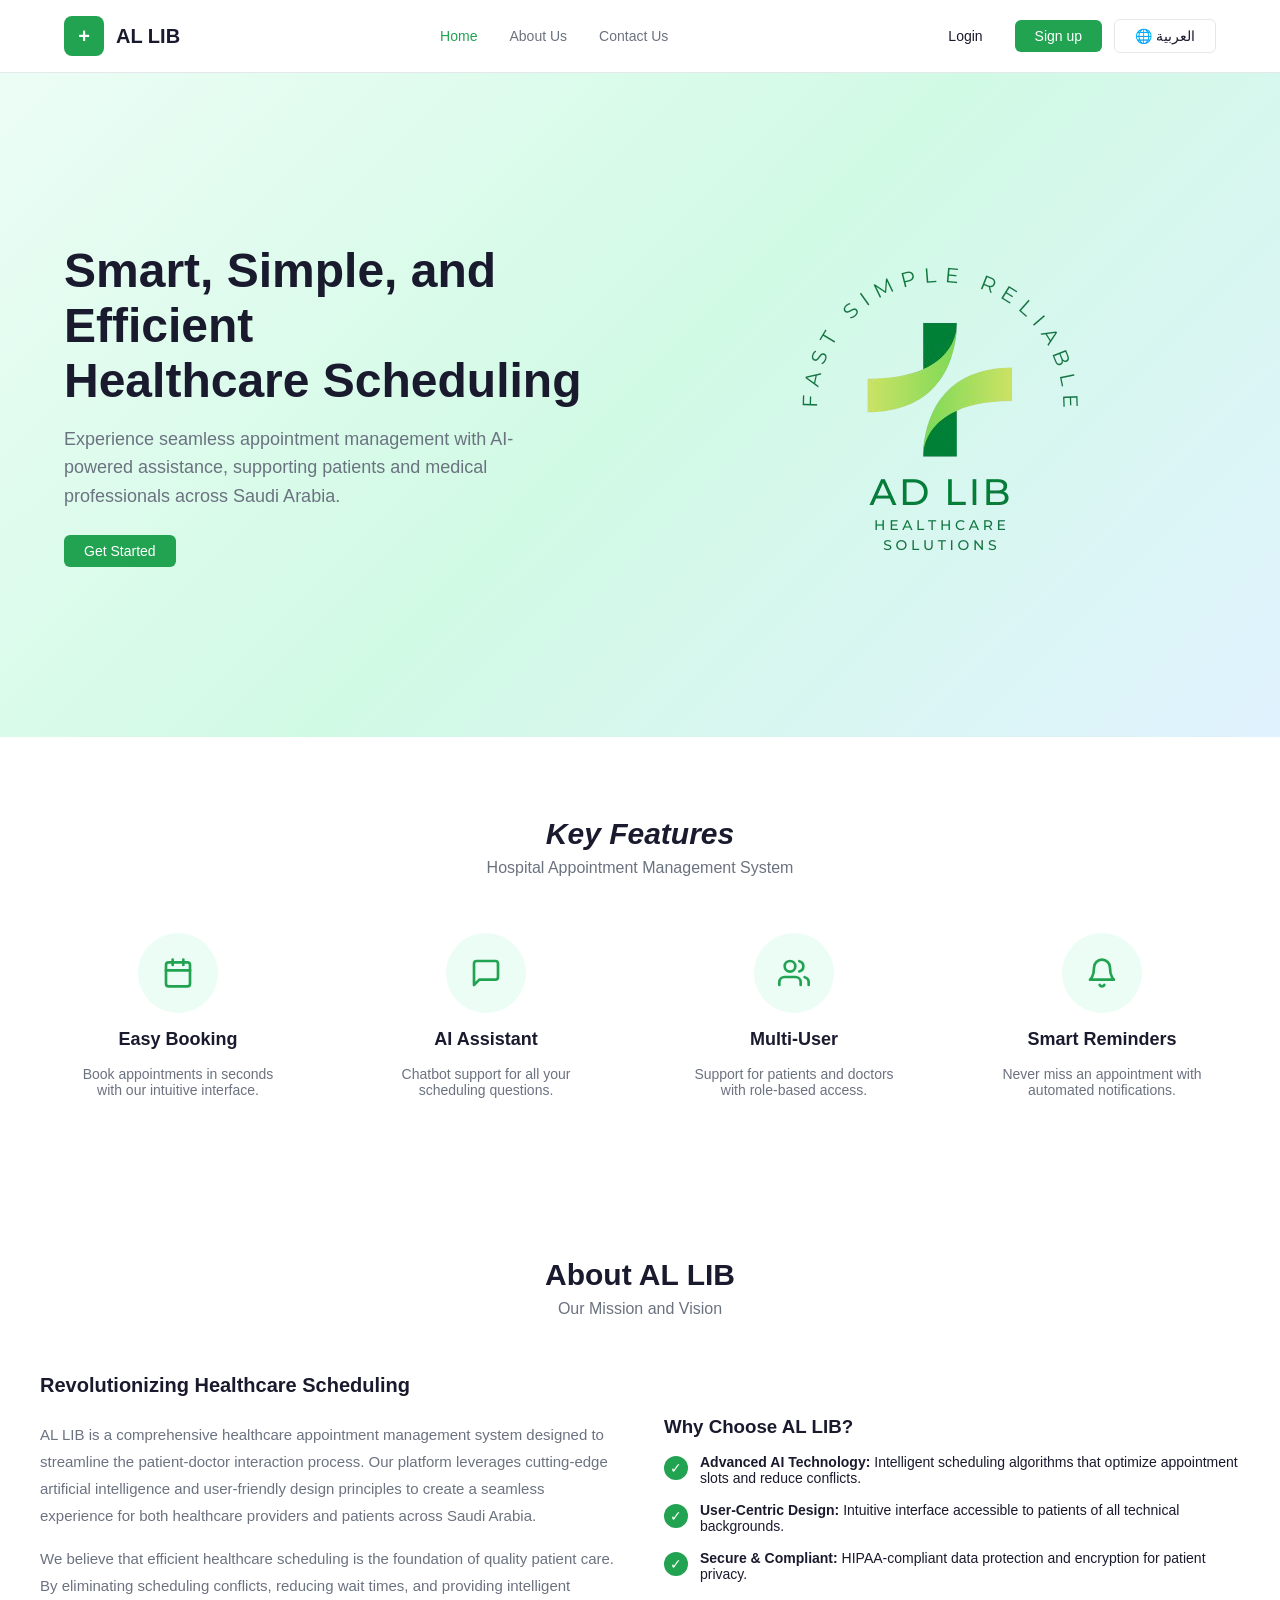
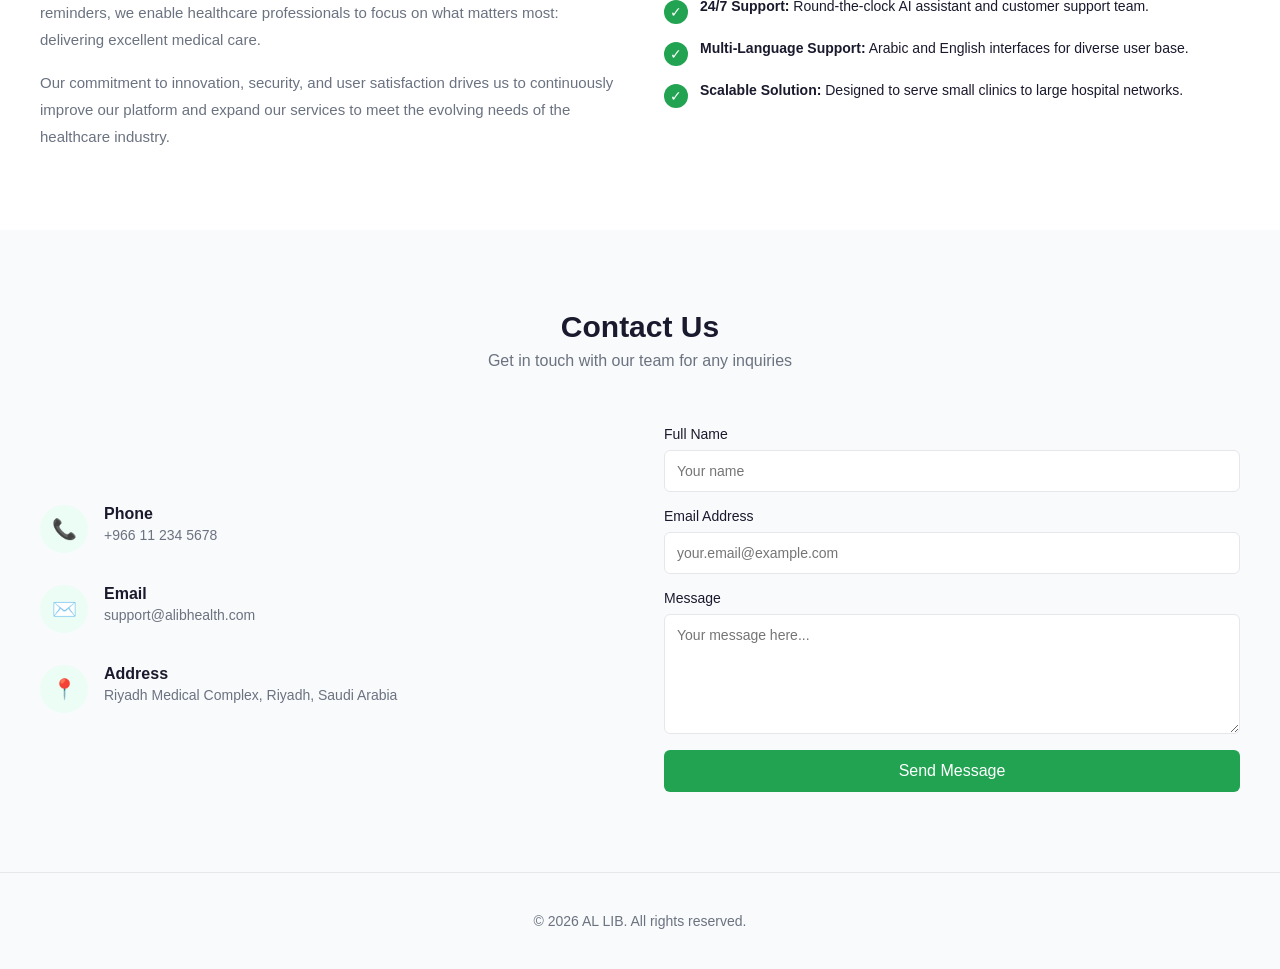
<file: index.html>
<!DOCTYPE html>
<html lang="en">
<head>
  <meta charset="UTF-8" />
  <meta name="viewport" content="width=device-width, initial-scale=1.0" />
  <title>AL LIB - Healthcare Scheduling</title>
  <style>
    * { margin: 0; padding: 0; box-sizing: border-box; }
    html { scroll-behavior: smooth; }
    body { font-family: 'Inter', -apple-system, BlinkMacSystemFont, 'Segoe UI', sans-serif; color: #1a1a2e; background: #fff; }
    a { text-decoration: none; color: inherit; }
    
    /* Navbar */
    .navbar { position: sticky; top: 0; z-index: 50; background: rgba(255,255,255,0.95); backdrop-filter: blur(8px); border-bottom: 1px solid #e5e7eb; }
    .nav-container { max-width: 1200px; margin: 0 auto; display: flex; align-items: center; justify-content: space-between; padding: 16px 24px; }
    .nav-logo { display: flex; align-items: center; gap: 12px; }
    .nav-logo-icon { width: 40px; height: 40px; background: #22a352; color: #fff; border-radius: 8px; display: flex; align-items: center; justify-content: center; font-weight: bold; font-size: 20px; }
    .nav-logo-text { font-size: 20px; font-weight: 700; }
    .nav-links { display: flex; align-items: center; gap: 32px; }
    .nav-links a { font-size: 14px; font-weight: 500; color: #6b7280; transition: color 0.2s; }
    .nav-links a:hover, .nav-links a.active { color: #22a352; }
    .nav-actions { display: flex; align-items: center; gap: 12px; }
    .btn { padding: 8px 20px; border-radius: 6px; font-size: 14px; font-weight: 500; cursor: pointer; border: none; transition: all 0.2s; }
    .btn-ghost { background: transparent; color: #1a1a2e; }
    .btn-ghost:hover { background: #f3f4f6; }
    .btn-primary { background: #22a352; color: #fff; }
    .btn-primary:hover { background: #1b8a44; }
    .btn-outline { background: transparent; border: 1px solid #e5e7eb; color: #1a1a2e; display: flex; align-items: center; gap: 8px; }
    .btn-outline:hover { background: #f9fafb; }
    .btn-outline-primary { background: transparent; border: 1px solid #22a352; color: #22a352; }
    .btn-outline-primary:hover { background: #f0fdf4; }
    .btn-lg { padding: 12px 28px; font-size: 16px; }
    .hamburger { display: none; background: none; border: none; font-size: 24px; cursor: pointer; }
    .mobile-menu { display: none; padding: 16px 24px; border-top: 1px solid #e5e7eb; flex-direction: column; gap: 12px; }
    .mobile-menu.open { display: flex; }
    
    /* Breadcrumb */
    .breadcrumb { max-width: 1200px; margin: 0 auto; padding: 12px 24px; font-size: 13px; color: #6b7280; }
    .breadcrumb a { color: #22a352; }
    .breadcrumb a:hover { text-decoration: underline; }
    
    /* Hero */
    .hero { background: linear-gradient(135deg, #ecfdf5 0%, #d1fae5 50%, #e0f2fe 100%); }
    .hero-container { max-width: 1200px; margin: 0 auto; display: flex; align-items: center; gap: 48px; padding: 80px 24px; }
    .hero-content { flex: 1; }
    .hero-content h1 { font-size: 48px; font-weight: 700; line-height: 1.15; margin-bottom: 16px; }
    .hero-content p { font-size: 18px; color: #6b7280; max-width: 480px; line-height: 1.6; margin-bottom: 24px; }
    .hero-buttons { display: flex; gap: 16px; }
    .hero-cards { flex: 1; display: flex; justify-content: center; }
    .cards-wrapper { width: 100%; max-width: 380px; background: #fff; border-radius: 16px; padding: 20px; box-shadow: 0 20px 40px rgba(0,0,0,0.1); display: flex; flex-direction: column; gap: 16px; }
    .info-card { display: flex; align-items: center; gap: 16px; padding: 16px; border-radius: 12px; }
    .info-card.blue { background: #dbeafe; }
    .info-card.green { background: #d1fae5; }
    .info-card.purple { background: #ede9fe; }
    .info-card-icon { width: 40px; height: 40px; border-radius: 50%; display: flex; align-items: center; justify-content: center; color: #fff; font-size: 18px; flex-shrink: 0; }
    .info-card.blue .info-card-icon { background: #3b82f6; }
    .info-card.green .info-card-icon { background: #22c55e; }
    .info-card.purple .info-card-icon { background: #a78bfa; }
    .info-card-text h4 { font-size: 15px; font-weight: 600; }
    .info-card-text p { font-size: 13px; color: #6b7280; }
    
    /* Logo Card */
    .logo-card { display: flex; flex-direction: column; align-items: center; justify-content: center; padding: 24px; background: linear-gradient(135deg, #22a352 0%, #1b8a44 100%); border-radius: 12px; min-height: 120px; }
    .logo-card-image { width: 60px; height: 60px; background: rgba(255,255,255,0.2); border-radius: 8px; display: flex; align-items: center; justify-content: center; color: #fff; font-size: 28px; margin-bottom: 12px; }
    .logo-card-text { color: #fff; text-align: center; }
    .logo-card-text h4 { font-size: 15px; font-weight: 600; margin-bottom: 4px; }
    .logo-card-text p { font-size: 12px; opacity: 0.9; }
    
    /* Features */
    .features { padding: 80px 24px; }
    .features-container { max-width: 1200px; margin: 0 auto; }
    .features-header { text-align: center; margin-bottom: 56px; }
    .features-header h2 { font-size: 30px; font-weight: 700; font-style: italic; }
    .features-header p { color: #6b7280; margin-top: 8px; }
    .features-grid { display: grid; grid-template-columns: repeat(4, 1fr); gap: 32px; }
    .feature-item { display: flex; flex-direction: column; align-items: center; text-align: center; gap: 16px; }
    .feature-icon { width: 80px; height: 80px; border-radius: 50%; background: #ecfdf5; display: flex; align-items: center; justify-content: center; }
    .feature-icon svg { width: 32px; height: 32px; color: #22a352; stroke: #22a352; fill: none; }
    .feature-item h3 { font-size: 18px; font-weight: 600; }
    .feature-item p { font-size: 14px; color: #6b7280; max-width: 200px; }
    
    /* About Us Section */
    .about { padding: 80px 24px; }
    .about-container { max-width: 1200px; margin: 0 auto; }
    .about-header { text-align: center; margin-bottom: 56px; }
    .about-header h2 { font-size: 30px; font-weight: 700; }
    .about-header p { color: #6b7280; margin-top: 8px; }
    .about-content { display: grid; grid-template-columns: 1fr 1fr; gap: 48px; align-items: center; }
    .about-text { display: flex; flex-direction: column; gap: 16px; }
    .about-text h3 { font-size: 20px; font-weight: 600; margin-bottom: 8px; }
    .about-text p { font-size: 15px; color: #6b7280; line-height: 1.8; }
    .about-features { display: flex; flex-direction: column; gap: 16px; }
    .about-feature { display: flex; align-items: flex-start; gap: 12px; }
    .about-feature-icon { width: 24px; height: 24px; background: #22a352; border-radius: 50%; display: flex; align-items: center; justify-content: center; color: #fff; font-size: 14px; flex-shrink: 0; margin-top: 2px; }
    .about-feature-text { font-size: 14px; color: #1a1a2e; }
    
    /* Contact Section */
    .contact { padding: 80px 24px; background: #f9fafb; }
    .contact-container { max-width: 1200px; margin: 0 auto; }
    .contact-header { text-align: center; margin-bottom: 56px; }
    .contact-header h2 { font-size: 30px; font-weight: 700; }
    .contact-header p { color: #6b7280; margin-top: 8px; }
    .contact-content { display: grid; grid-template-columns: repeat(2, 1fr); gap: 48px; align-items: center; }
    .contact-info { display: flex; flex-direction: column; gap: 32px; }
    .contact-item { display: flex; align-items: flex-start; gap: 16px; }
    .contact-item-icon { width: 48px; height: 48px; background: #ecfdf5; border-radius: 50%; display: flex; align-items: center; justify-content: center; color: #22a352; font-size: 20px; flex-shrink: 0; }
    .contact-item-text h3 { font-size: 16px; font-weight: 600; margin-bottom: 4px; }
    .contact-item-text p { font-size: 14px; color: #6b7280; }
    .contact-form { display: flex; flex-direction: column; gap: 16px; }
    .form-group { display: flex; flex-direction: column; gap: 8px; }
    .form-group label { font-size: 14px; font-weight: 500; }
    .form-group input, .form-group textarea { padding: 12px; border: 1px solid #e5e7eb; border-radius: 6px; font-family: inherit; font-size: 14px; }
    .form-group textarea { resize: vertical; min-height: 120px; }
    .form-group input:focus, .form-group textarea:focus { outline: none; border-color: #22a352; box-shadow: 0 0 0 3px rgba(34, 163, 82, 0.1); }
    
    /* Footer */
    .footer { border-top: 1px solid #e5e7eb; background: #f9fafb; padding: 40px 24px; text-align: center; }
    .footer p { font-size: 14px; color: #6b7280; }
    
    /* SVG Icons inline */
    .icon { width: 18px; height: 18px; display: inline-block; vertical-align: middle; }
    
    /* Responsive */
    @media (max-width: 768px) {
      .nav-links, .nav-actions { display: none; }
      .hamburger { display: block; }
      .hero-container { flex-direction: column; padding: 40px 24px; text-align: center; }
      .hero-content h1 { font-size: 32px; }
      .hero-content p { margin: 0 auto 24px; }
      .hero-buttons { justify-content: center; }
      .features-grid { grid-template-columns: repeat(2, 1fr); }
      .contact-content { grid-template-columns: 1fr; }
      .about-content { grid-template-columns: 1fr; }
    }
    @media (max-width: 480px) {
      .features-grid { grid-template-columns: 1fr; }
    }
  </style>
</head>
<body>
  <!-- Navbar -->
  <nav class="navbar">
    <div class="nav-container">
      <div class="nav-logo">
        <div class="nav-logo-icon">+</div>
        <span class="nav-logo-text">AL LIB</span>
      </div>
      <div class="nav-links">
        <a href="#home" class="active">Home</a>
        <a href="#about">About Us</a>
        <a href="#contact">Contact Us</a>
      </div>
      <div class="nav-actions">
        <a href="login.html" class="btn btn-ghost">Login</a>
        <a href="signup.html" class="btn btn-primary">Sign up</a>
        <button class="btn btn-outline">🌐 العربية</button>
      </div>
      <button class="hamburger" onclick="document.getElementById('mobileMenu').classList.toggle('open')">☰</button>
    </div>
    <div class="mobile-menu" id="mobileMenu">
      <a href="#home">Home</a>
      <a href="#about">About Us</a>
      <a href="#contact">Contact Us</a>
      <hr />
      <a href="login.html" class="btn btn-ghost">Login</a>
      <a href="signup.html" class="btn btn-primary">Sign up</a>
      <button class="btn btn-outline">🌐 العربية</button>
    </div>
  </nav>
  

  <!-- Hero -->
  <section class="hero" id="home">
    <div class="hero-container">
      <div class="hero-content">
        <h1>Smart, Simple, and Efficient<br>Healthcare Scheduling</h1>
        <p>Experience seamless appointment management with AI-powered assistance, supporting patients and medical professionals across Saudi Arabia.</p>
        <div class="hero-buttons">
          <a href="signup.html" class="btn btn-primary">Get Started</a></button>
        
        </div>
      </div>
       <div class="hero-cards">
        <div class="logo-container">
          <img src="AD_LIB.png" alt="AL LIB Logo" />
        </div>
      </div>
         
      </div>
    </div>
  </section>
  
  <!-- Features -->
  <section class="features" id="features">
    <div class="features-container">
      <div class="features-header">
        <h2>Key Features</h2>
        <p>Hospital Appointment Management System</p>
      </div>
      <div class="features-grid">
        <div class="feature-item">
          <div class="feature-icon">
            <svg xmlns="http://www.w3.org/2000/svg" viewBox="0 0 24 24" stroke-width="2" stroke-linecap="round" stroke-linejoin="round"><rect x="3" y="4" width="18" height="18" rx="2" ry="2"/><line x1="16" y1="2" x2="16" y2="6"/><line x1="8" y1="2" x2="8" y2="6"/><line x1="3" y1="10" x2="21" y2="10"/></svg>
          </div>
          <h3>Easy Booking</h3>
          <p>Book appointments in seconds with our intuitive interface.</p>
        </div>
        <div class="feature-item">
          <div class="feature-icon">
            <svg xmlns="http://www.w3.org/2000/svg" viewBox="0 0 24 24" stroke-width="2" stroke-linecap="round" stroke-linejoin="round"><path d="M21 15a2 2 0 0 1-2 2H7l-4 4V5a2 2 0 0 1 2-2h14a2 2 0 0 1 2 2z"/></svg>
          </div>
          <h3>AI Assistant</h3>
          <p>Chatbot support for all your scheduling questions.</p>
        </div>
        <div class="feature-item">
          <div class="feature-icon">
            <svg xmlns="http://www.w3.org/2000/svg" viewBox="0 0 24 24" stroke-width="2" stroke-linecap="round" stroke-linejoin="round"><path d="M17 21v-2a4 4 0 0 0-4-4H5a4 4 0 0 0-4 4v2"/><circle cx="9" cy="7" r="4"/><path d="M23 21v-2a4 4 0 0 0-3-3.87"/><path d="M16 3.13a4 4 0 0 1 0 7.75"/></svg>
          </div>
          <h3>Multi-User</h3>
          <p>Support for patients and doctors with role-based access.</p>
        </div>
        <div class="feature-item">
          <div class="feature-icon">
            <svg xmlns="http://www.w3.org/2000/svg" viewBox="0 0 24 24" stroke-width="2" stroke-linecap="round" stroke-linejoin="round"><path d="M18 8A6 6 0 0 0 6 8c0 7-3 9-3 9h18s-3-2-3-9"/><path d="M13.73 21a2 2 0 0 1-3.46 0"/></svg>
          </div>
          <h3>Smart Reminders</h3>
          <p>Never miss an appointment with automated notifications.</p>
        </div>
      </div>
    </div>
  </section>
  
  <!-- About Us Section -->
  <section class="about" id="about">
    <div class="about-container">
      <div class="about-header">
        <h2>About AL LIB</h2>
        <p>Our Mission and Vision</p>
      </div>
      <div class="about-content">
        <div class="about-text">
          <h3>Revolutionizing Healthcare Scheduling</h3>
          <p>AL LIB is a comprehensive healthcare appointment management system designed to streamline the patient-doctor interaction process. Our platform leverages cutting-edge artificial intelligence and user-friendly design principles to create a seamless experience for both healthcare providers and patients across Saudi Arabia.</p>
          <p>We believe that efficient healthcare scheduling is the foundation of quality patient care. By eliminating scheduling conflicts, reducing wait times, and providing intelligent reminders, we enable healthcare professionals to focus on what matters most: delivering excellent medical care.</p>
          <p>Our commitment to innovation, security, and user satisfaction drives us to continuously improve our platform and expand our services to meet the evolving needs of the healthcare industry.</p>
        </div>
        <div class="about-features">
          <h3>Why Choose AL LIB?</h3>
          <div class="about-feature">
            <div class="about-feature-icon">✓</div>
            <div class="about-feature-text"><strong>Advanced AI Technology:</strong> Intelligent scheduling algorithms that optimize appointment slots and reduce conflicts.</div>
          </div>
          <div class="about-feature">
            <div class="about-feature-icon">✓</div>
            <div class="about-feature-text"><strong>User-Centric Design:</strong> Intuitive interface accessible to patients of all technical backgrounds.</div>
          </div>
          <div class="about-feature">
            <div class="about-feature-icon">✓</div>
            <div class="about-feature-text"><strong>Secure & Compliant:</strong> HIPAA-compliant data protection and encryption for patient privacy.</div>
          </div>
          <div class="about-feature">
            <div class="about-feature-icon">✓</div>
            <div class="about-feature-text"><strong>24/7 Support:</strong> Round-the-clock AI assistant and customer support team.</div>
          </div>
          <div class="about-feature">
            <div class="about-feature-icon">✓</div>
            <div class="about-feature-text"><strong>Multi-Language Support:</strong> Arabic and English interfaces for diverse user base.</div>
          </div>
          <div class="about-feature">
            <div class="about-feature-icon">✓</div>
            <div class="about-feature-text"><strong>Scalable Solution:</strong> Designed to serve small clinics to large hospital networks.</div>
          </div>
        </div>
      </div>
    </div>
  </section>
  
  <!-- Contact Us Section -->
  <section class="contact" id="contact">
    <div class="contact-container">
      <div class="contact-header">
        <h2>Contact Us</h2>
        <p>Get in touch with our team for any inquiries</p>
      </div>
      <div class="contact-content">
        <div class="contact-info">
          <div class="contact-item">
            <div class="contact-item-icon">📞</div>
            <div class="contact-item-text">
              <h3>Phone</h3>
              <p>+966 11 234 5678</p>
            </div>
          </div>
          <div class="contact-item">
            <div class="contact-item-icon">✉️</div>
            <div class="contact-item-text">
              <h3>Email</h3>
              <p>support@alibhealth.com</p>
            </div>
          </div>
          <div class="contact-item">
            <div class="contact-item-icon">📍</div>
            <div class="contact-item-text">
              <h3>Address</h3>
              <p>Riyadh Medical Complex, Riyadh, Saudi Arabia</p>
            </div>
          </div>
        </div>
        <form class="contact-form">
          <div class="form-group">
            <label for="name">Full Name</label>
            <input type="text" id="name" name="name" placeholder="Your name" required>
          </div>
          <div class="form-group">
            <label for="email">Email Address</label>
            <input type="email" id="email" name="email" placeholder="your.email@example.com" required>
          </div>
          <div class="form-group">
            <label for="message">Message</label>
            <textarea id="message" name="message" placeholder="Your message here..." required></textarea>
          </div>
          <button type="submit" class="btn btn-primary btn-lg">Send Message</button>
        </form>
      </div>
    </div>
  </section>
  
  <!-- Footer -->
  <footer class="footer">
    <p>&copy; 2026 AL LIB. All rights reserved.</p>
  </footer>
</body>
</html>
</file>
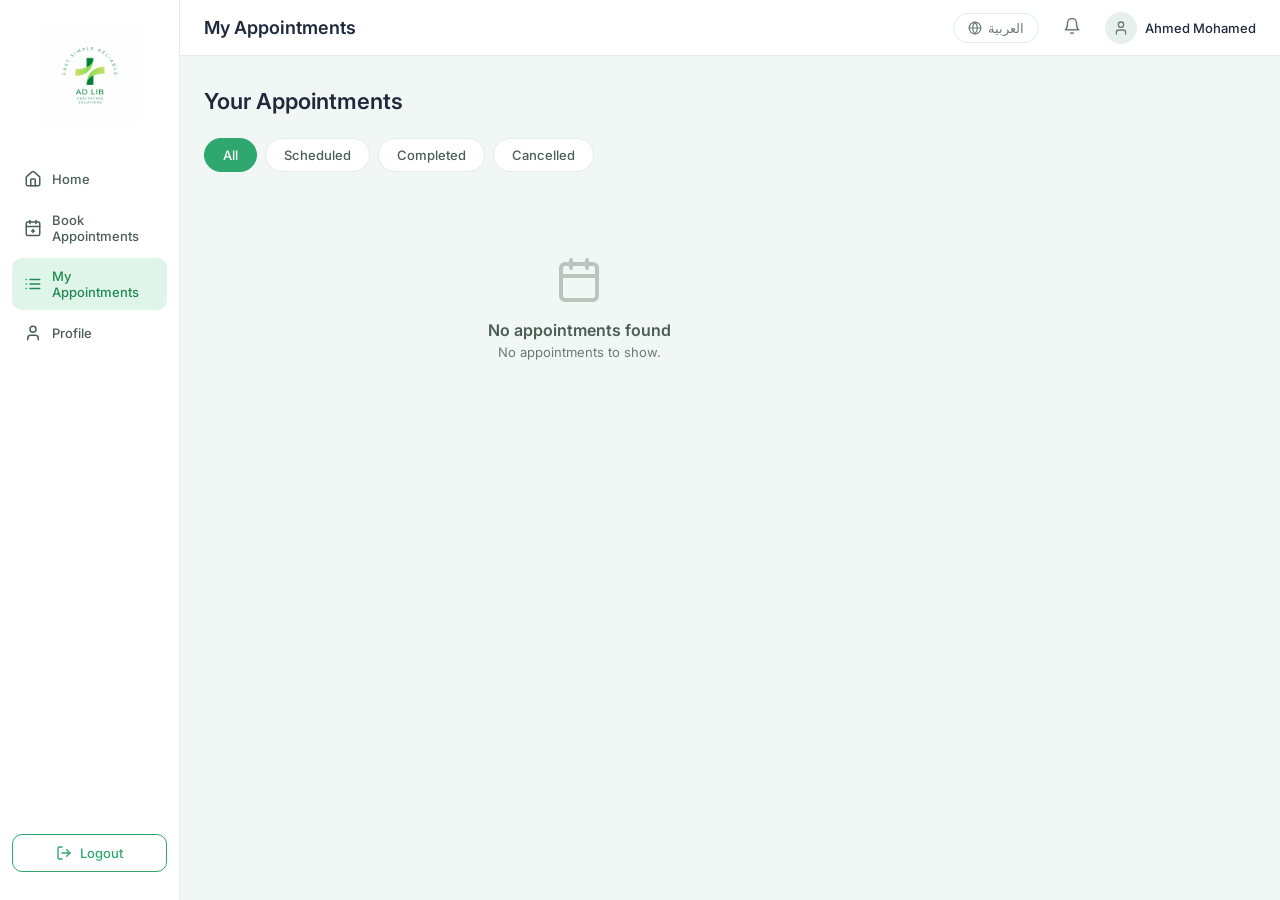
<file: appointments.html>
<!DOCTYPE html>
<html lang="en">
<head>
  <meta charset="UTF-8" />
  <meta name="viewport" content="width=device-width, initial-scale=1.0" />
  <title>AD LIB - My Appointments</title>
  <link rel="stylesheet" href="styles.css" />
  <style>
    .content { flex: 1; padding: 32px 24px; overflow-y: auto; }
    .page-header { display: flex; align-items: center; justify-content: space-between; margin-bottom: 24px; }
    .page-header h2 { font-size: 22px; font-weight: 600; }

    .filters { display: flex; gap: 8px; margin-bottom: 24px; flex-wrap: wrap; }
    .filter-btn { padding: 8px 18px; border-radius: 20px; border: 1px solid #e2ede8; background: #fff; font-family: inherit; font-size: 13px; font-weight: 500; color: #4a5e54; cursor: pointer; transition: all 0.2s; }
    .filter-btn:hover { background: #e8f5ee; }
    .filter-btn.active { background: #2ea86f; color: #fff; border-color: #2ea86f; }

    .appointments-list { display: flex; flex-direction: column; gap: 14px; max-width: 750px; }
    .apt-card { background: #fff; border-radius: 14px; border: 1px solid #e2ede8; padding: 20px; display: flex; align-items: center; justify-content: space-between; gap: 16px; transition: box-shadow 0.2s; }
    .apt-card:hover { box-shadow: 0 4px 16px rgba(46,168,111,0.08); }
    .apt-left { display: flex; align-items: center; gap: 14px; flex: 1; }
    .apt-icon { width: 44px; height: 44px; border-radius: 12px; background: #e8f5ee; display: flex; align-items: center; justify-content: center; flex-shrink: 0; }
    .apt-icon svg { width: 22px; height: 22px; color: #2ea86f; }
    .apt-details h4 { font-size: 15px; font-weight: 600; margin-bottom: 2px; }
    .apt-details p { font-size: 12px; color: #6b7c74; }
    .apt-details .apt-hospital { font-size: 11px; color: #2ea86f; font-weight: 500; }
    .apt-meta { display: flex; flex-direction: column; align-items: flex-end; gap: 8px; flex-shrink: 0; }
    .apt-date-time { text-align: right; }
    .apt-date-time .date { font-size: 13px; font-weight: 600; color: #2ea86f; }
    .apt-date-time .time { font-size: 11px; color: #6b7c74; }

    .status-badge { padding: 4px 12px; border-radius: 20px; font-size: 11px; font-weight: 600; text-transform: capitalize; }
    .status-scheduled { background: #dbeafe; color: #1d4ed8; }
    .status-completed { background: #dcfce7; color: #15803d; }
    .status-cancelled { background: #fee2e2; color: #b91c1c; }

    .cancel-btn, .reschedule-btn { padding: 6px 14px; border-radius: 8px; border: 1px solid #fca5a5; background: none; font-family: inherit; font-size: 12px; font-weight: 500; color: #ef4444; cursor: pointer; transition: all 0.2s; }
    .cancel-btn:hover { background: #fef2f2; }
    .reschedule-btn { border-color: #93c5fd; color: #2563eb; }
    .reschedule-btn:hover { background: #eff6ff; }

    .empty-state { text-align: center; padding: 60px 20px; color: #6b7c74; }
    .empty-state svg { width: 48px; height: 48px; margin-bottom: 12px; opacity: 0.4; }
    .empty-state h3 { font-size: 16px; font-weight: 600; margin-bottom: 4px; color: #4a5e54; }
    .empty-state p { font-size: 13px; }

    .modal { background: #fff; border-radius: 16px; padding: 32px; max-width: 380px; width: 90%; text-align: center; }
    .modal h3 { font-size: 17px; font-weight: 600; margin-bottom: 8px; }
    .modal p { font-size: 13px; color: #6b7c74; margin-bottom: 20px; }
    .modal-cancel { padding: 10px 20px; border-radius: 10px; border: 1px solid #e2ede8; background: none; font-family: inherit; font-size: 13px; font-weight: 500; cursor: pointer; }
    .modal-confirm { padding: 10px 20px; border-radius: 10px; border: none; background: #ef4444; color: #fff; font-family: inherit; font-size: 13px; font-weight: 500; cursor: pointer; }
    .modal-confirm:hover { opacity: 0.9; }

    @media (max-width: 700px) {
      .apt-card { flex-direction: column; align-items: flex-start; }
      .apt-meta { flex-direction: row; align-items: center; width: 100%; justify-content: space-between; }
    }
  </style>
</head>
<body>
<div class="app">
  <!-- SIDEBAR -->
  <aside class="sidebar">
    <div class="sidebar-logo">
      <img src="ad-lib-logo.png" alt="AD LIB Healthcare Solutions" />
    </div>
    <nav class="sidebar-nav">
      <a href="home.html" class="nav-item">
        <svg xmlns="http://www.w3.org/2000/svg" viewBox="0 0 24 24" fill="none" stroke="currentColor" stroke-width="2" stroke-linecap="round" stroke-linejoin="round"><path d="M15 21v-8a1 1 0 0 0-1-1h-4a1 1 0 0 0-1 1v8"/><path d="M3 10a2 2 0 0 1 .709-1.528l7-5.999a2 2 0 0 1 2.582 0l7 5.999A2 2 0 0 1 21 10v9a2 2 0 0 1-2 2H5a2 2 0 0 1-2-2z"/></svg>
        Home
      </a>
      <a href="book.html" class="nav-item">
        <svg xmlns="http://www.w3.org/2000/svg" viewBox="0 0 24 24" fill="none" stroke="currentColor" stroke-width="2" stroke-linecap="round" stroke-linejoin="round"><rect width="18" height="18" x="3" y="4" rx="2"/><line x1="16" x2="16" y1="2" y2="6"/><line x1="8" x2="8" y1="2" y2="6"/><line x1="3" x2="21" y1="10" y2="10"/><line x1="12" x2="12" y1="14" y2="18"/><line x1="10" x2="14" y1="16" y2="16"/></svg>
        Book Appointments
      </a>
      <a href="appointments.html" class="nav-item active">
        <svg xmlns="http://www.w3.org/2000/svg" viewBox="0 0 24 24" fill="none" stroke="currentColor" stroke-width="2" stroke-linecap="round" stroke-linejoin="round"><line x1="8" x2="21" y1="6" y2="6"/><line x1="8" x2="21" y1="12" y2="12"/><line x1="8" x2="21" y1="18" y2="18"/><line x1="3" x2="3.01" y1="6" y2="6"/><line x1="3" x2="3.01" y1="12" y2="12"/><line x1="3" x2="3.01" y1="18" y2="18"/></svg>
        My Appointments
      </a>
      <a href="profile.html" class="nav-item">
        <svg xmlns="http://www.w3.org/2000/svg" viewBox="0 0 24 24" fill="none" stroke="currentColor" stroke-width="2" stroke-linecap="round" stroke-linejoin="round"><path d="M19 21v-2a4 4 0 0 0-4-4H9a4 4 0 0 0-4 4v2"/><circle cx="12" cy="7" r="4"/></svg>
        Profile
      </a>
    </nav>
    <div class="sidebar-footer">
      <button class="logout-btn" onclick="alert('Logged out!')">
        <svg xmlns="http://www.w3.org/2000/svg" viewBox="0 0 24 24" fill="none" stroke="currentColor" stroke-width="2" stroke-linecap="round" stroke-linejoin="round"><path d="M9 21H5a2 2 0 0 1-2-2V5a2 2 0 0 1 2-2h4"/><polyline points="16 17 21 12 16 7"/><line x1="21" x2="9" y1="12" y2="12"/></svg>
        Logout
      </button>
    </div>
  </aside>

  <!-- MAIN -->
  <div class="main">
    <header class="topbar">
      <h1 class="topbar-title">My Appointments</h1>
      <div class="topbar-actions">
        <button class="lang-btn"><svg xmlns="http://www.w3.org/2000/svg" viewBox="0 0 24 24" fill="none" stroke="currentColor" stroke-width="2" stroke-linecap="round" stroke-linejoin="round"><circle cx="12" cy="12" r="10"/><line x1="2" x2="22" y1="12" y2="12"/><path d="M12 2a15.3 15.3 0 0 1 4 10 15.3 15.3 0 0 1-4 10 15.3 15.3 0 0 1-4-10 15.3 15.3 0 0 1 4-10z"/></svg>العربية</button>
        <div class="notif-wrapper" id="notifWrapper">
          <button class="notif-btn" id="notifBtnTop"><svg xmlns="http://www.w3.org/2000/svg" viewBox="0 0 24 24" fill="none" stroke="currentColor" stroke-width="2" stroke-linecap="round" stroke-linejoin="round"><path d="M6 8a6 6 0 0 1 12 0c0 7 3 9 3 9H3s3-2 3-9"/><path d="M10.3 21a1.94 1.94 0 0 0 3.4 0"/></svg><span class="notif-badge" id="notifBadgeTop">0</span></button>
          <div class="notif-dropdown" id="notifDropdown"><div class="notif-dropdown-header">Notifications</div><div class="notif-dropdown-list" id="notifDropdownList"></div></div>
        </div>
        <div class="user-info"><div class="user-avatar"><svg xmlns="http://www.w3.org/2000/svg" viewBox="0 0 24 24" fill="none" stroke="currentColor" stroke-width="2" stroke-linecap="round" stroke-linejoin="round"><path d="M19 21v-2a4 4 0 0 0-4-4H9a4 4 0 0 0-4 4v2"/><circle cx="12" cy="7" r="4"/></svg></div><span class="user-name">Ahmed Mohamed</span></div>
      </div>
    </header>

    <div class="content">
      <div class="page-header"><h2>Your Appointments</h2></div>
      <div class="filters" id="filters">
        <button class="filter-btn active" data-filter="all">All</button>
        <button class="filter-btn" data-filter="scheduled">Scheduled</button>
        <button class="filter-btn" data-filter="completed">Completed</button>
        <button class="filter-btn" data-filter="cancelled">Cancelled</button>
      </div>
      <div class="appointments-list" id="appointmentsList"></div>
    </div>
  </div>
</div>

<div class="modal-overlay" id="cancelModal">
  <div class="modal">
    <h3>Cancel Appointment?</h3>
    <p id="cancelMsg">Are you sure you want to cancel this appointment?</p>
    <div class="modal-actions">
      <button class="modal-cancel" onclick="closeModal()">Keep It</button>
      <button class="modal-confirm" id="confirmCancelBtn">Yes, Cancel</button>
    </div>
  </div>
</div>

<!-- Reschedule Modal -->
<div class="modal-overlay" id="rescheduleModal">
  <div class="modal">
    <h3>Reschedule Appointment</h3>
    <p id="rescheduleMsg">Select a new date and time.</p>
    <div style="text-align:left;margin-bottom:16px;">
      <label style="font-size:13px;font-weight:500;display:block;margin-bottom:6px;">New Date</label>
      <input type="date" class="form-input" id="rescheduleDate" lang="en" style="width:100%;margin-bottom:12px;" />
      <label style="font-size:13px;font-weight:500;display:block;margin-bottom:6px;">New Time</label>
      <select class="form-select" id="rescheduleTime" style="width:100%;">
        <option value="">Select time</option>
        <option value="09:00 AM">09:00 AM</option>
        <option value="09:30 AM">09:30 AM</option>
        <option value="10:00 AM">10:00 AM</option>
        <option value="10:30 AM">10:30 AM</option>
        <option value="11:00 AM">11:00 AM</option>
        <option value="01:00 PM">01:00 PM</option>
        <option value="01:30 PM">01:30 PM</option>
        <option value="02:00 PM">02:00 PM</option>
        <option value="02:30 PM">02:30 PM</option>
        <option value="03:00 PM">03:00 PM</option>
        <option value="03:30 PM">03:30 PM</option>
      </select>
    </div>
    <div class="modal-actions">
      <button class="modal-cancel" onclick="closeRescheduleModal()">Cancel</button>
      <button class="modal-confirm" id="confirmRescheduleBtn" style="background:#2563eb;">Confirm Reschedule</button>
    </div>
  </div>
</div>
<div class="toast" id="toast"></div>

<script>
  const stored = JSON.parse(localStorage.getItem('adlib_appointments') || '[]');
  let appointments = stored.map((a, i) => ({
    id: i + 1, doctor: a.doctor, specialty: a.specialty || 'General',
    date: a.date, time: a.time, status: a.status || 'scheduled', hospital: a.hospital || ''
  }));
  let currentFilter = 'all';
  let cancelTargetId = null;

  function formatDate(dateStr) {
    const d = new Date(dateStr + 'T00:00:00');
    return d.toLocaleDateString('en-US', { month: 'short', day: 'numeric', year: 'numeric' });
  }

  function renderAppointments() {
    const list = document.getElementById('appointmentsList');
    const filtered = currentFilter === 'all' ? appointments : appointments.filter(a => a.status === currentFilter);
    if (filtered.length === 0) {
      list.innerHTML = `<div class="empty-state"><svg xmlns="http://www.w3.org/2000/svg" viewBox="0 0 24 24" fill="none" stroke="currentColor" stroke-width="2" stroke-linecap="round" stroke-linejoin="round"><rect width="18" height="18" x="3" y="4" rx="2"/><line x1="16" x2="16" y1="2" y2="6"/><line x1="8" x2="8" y1="2" y2="6"/><line x1="3" x2="21" y1="10" y2="10"/></svg><h3>No appointments found</h3><p>No ${currentFilter === 'all' ? '' : currentFilter} appointments to show.</p></div>`;
      return;
    }
    list.innerHTML = filtered.map(a => `
      <div class="apt-card" data-id="${a.id}">
        <div class="apt-left">
          <div class="apt-icon"><svg xmlns="http://www.w3.org/2000/svg" viewBox="0 0 24 24" fill="none" stroke="currentColor" stroke-width="2" stroke-linecap="round" stroke-linejoin="round"><path d="M19 21v-2a4 4 0 0 0-4-4H9a4 4 0 0 0-4 4v2"/><circle cx="12" cy="7" r="4"/></svg></div>
          <div class="apt-details"><h4>${a.doctor}</h4><p>${a.specialty}</p>${a.hospital ? `<p class="apt-hospital">${a.hospital}</p>` : ''}</div>
        </div>
        <div class="apt-meta">
          <div class="apt-date-time"><div class="date">${formatDate(a.date)}</div><div class="time">${a.time}</div></div>
          <span class="status-badge status-${a.status}">${a.status}</span>
          ${a.status === 'scheduled' ? `<div style="display:flex;gap:6px;"><button class="reschedule-btn" onclick="openRescheduleModal(${a.id})">Reschedule</button><button class="cancel-btn" onclick="openCancelModal(${a.id})">Cancel</button></div>` : ''}
        </div>
      </div>`).join('');
  }

  document.getElementById('filters').addEventListener('click', (e) => {
    const btn = e.target.closest('.filter-btn');
    if (!btn) return;
    document.querySelectorAll('.filter-btn').forEach(b => b.classList.remove('active'));
    btn.classList.add('active');
    currentFilter = btn.dataset.filter;
    renderAppointments();
  });

  function openCancelModal(id) {
    cancelTargetId = id;
    const apt = appointments.find(a => a.id === id);
    document.getElementById('cancelMsg').textContent = `Cancel appointment with ${apt.doctor} on ${formatDate(apt.date)}?`;
    document.getElementById('cancelModal').classList.add('show');
  }
  function closeModal() { document.getElementById('cancelModal').classList.remove('show'); cancelTargetId = null; }

  document.getElementById('confirmCancelBtn').addEventListener('click', () => {
    if (cancelTargetId !== null) {
      const apt = appointments.find(a => a.id === cancelTargetId);
      if (apt) apt.status = 'cancelled';
      // Persist change back to localStorage
      const raw = JSON.parse(localStorage.getItem('adlib_appointments') || '[]');
      const idx = cancelTargetId - 1;
      if (raw[idx]) raw[idx].status = 'cancelled';
      localStorage.setItem('adlib_appointments', JSON.stringify(raw));
      closeModal(); renderAppointments(); showToast('Appointment cancelled successfully');
    }
  });

  function showToast(msg) {
    const t = document.getElementById('toast');
    t.textContent = msg; t.classList.add('show');
    setTimeout(() => t.classList.remove('show'), 2500);
  }

  // Reschedule logic
  let rescheduleTargetId = null;
  function openRescheduleModal(id) {
    rescheduleTargetId = id;
    const apt = appointments.find(a => a.id === id);
    document.getElementById('rescheduleMsg').textContent = `Reschedule appointment with ${apt.doctor}`;
    const dateInput = document.getElementById('rescheduleDate');
    const todayStr = new Date().toISOString().split('T')[0];
    dateInput.setAttribute('min', todayStr);
    dateInput.value = apt.date;
    document.getElementById('rescheduleTime').value = apt.time;
    document.getElementById('rescheduleModal').classList.add('show');
  }
  function closeRescheduleModal() { document.getElementById('rescheduleModal').classList.remove('show'); rescheduleTargetId = null; }

  document.getElementById('confirmRescheduleBtn').addEventListener('click', () => {
    const newDate = document.getElementById('rescheduleDate').value;
    const newTime = document.getElementById('rescheduleTime').value;
    if (!newDate || !newTime) { showToast('Please select both date and time'); return; }
    if (rescheduleTargetId !== null) {
      const apt = appointments.find(a => a.id === rescheduleTargetId);
      if (apt) { apt.date = newDate; apt.time = newTime; }
      const raw = JSON.parse(localStorage.getItem('adlib_appointments') || '[]');
      const idx = rescheduleTargetId - 1;
      if (raw[idx]) { raw[idx].date = newDate; raw[idx].time = newTime; }
      localStorage.setItem('adlib_appointments', JSON.stringify(raw));

      // Add notification
      const d = new Date(newDate + 'T00:00:00');
      const dateStr = d.toLocaleDateString('en-US', { month: 'short', day: 'numeric' });
      const notifs = JSON.parse(localStorage.getItem('adlib_notifications') || '[]');
      notifs.unshift({ title: 'Appointment Rescheduled', detail: `${apt.doctor} — moved to ${dateStr} at ${newTime}`, time: new Date().toLocaleTimeString('en-US', { hour: 'numeric', minute: '2-digit' }), read: false });
      localStorage.setItem('adlib_notifications', JSON.stringify(notifs));

      closeRescheduleModal(); renderAppointments(); showToast('Appointment rescheduled successfully');
    }
  });

  document.getElementById('rescheduleModal').addEventListener('click', function(e) { if (e.target === this) closeRescheduleModal(); });

  renderAppointments();
</script>
<script src="notifications.js"></script>
</body>
</html>
</file>
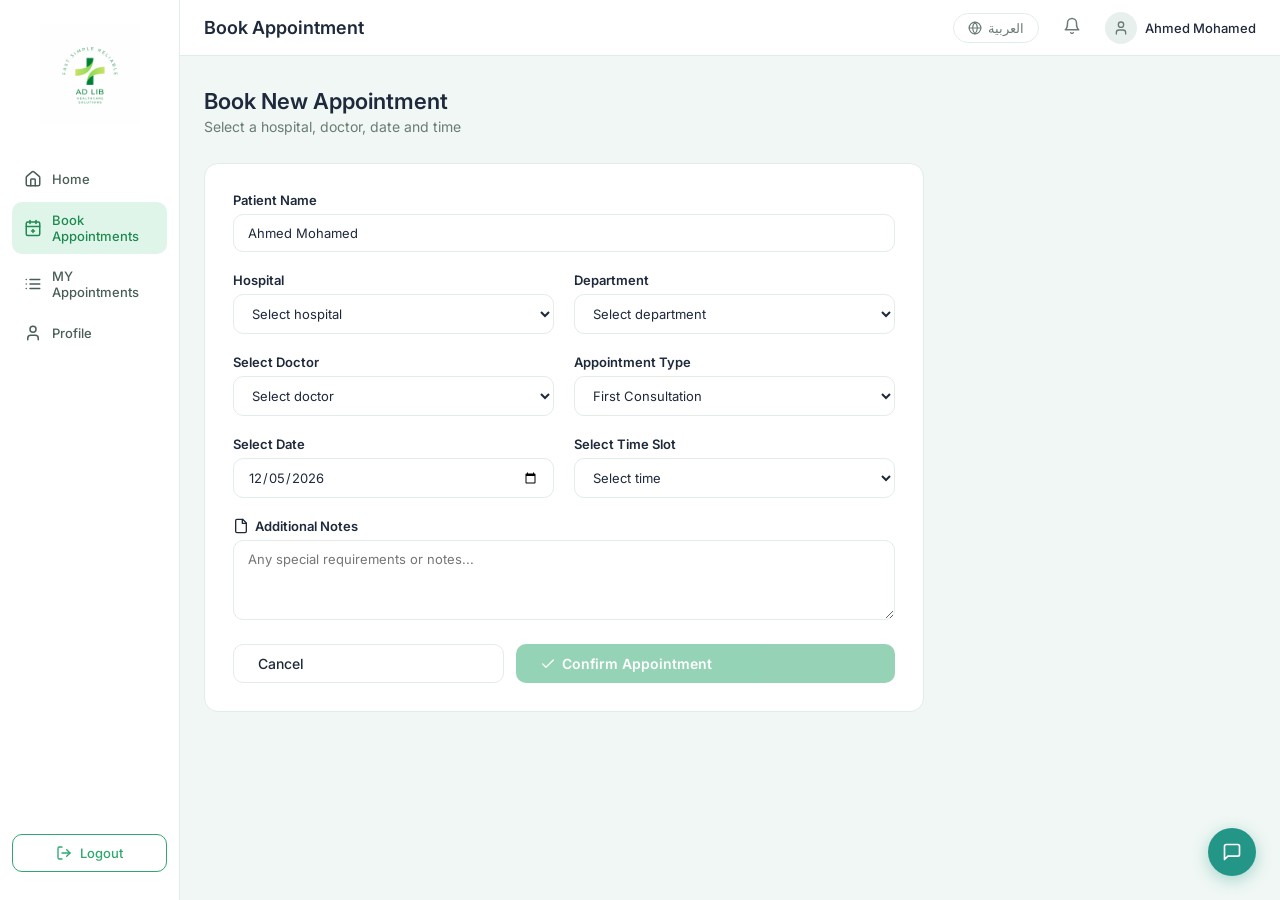
<file: book.html>
<!DOCTYPE html>
<html lang="en">
<head>
  <meta charset="UTF-8" />
  <meta name="viewport" content="width=device-width, initial-scale=1.0" />
  <title>AD LIB - Book Appointment</title>
  <link rel="stylesheet" href="styles.css" />
  <style>
    .page-content { flex: 1; padding: 32px 24px; overflow-y: auto; }
    .page-header { margin-bottom: 28px; }
    .page-header h2 { font-size: 22px; font-weight: 600; }
    .page-header p { font-size: 14px; color: #6b7c74; margin-top: 4px; }
    .booking-card { background: #fff; border-radius: 14px; border: 1px solid #e2ede8; padding: 28px; max-width: 720px; }
    .form-grid { display: grid; grid-template-columns: 1fr 1fr; gap: 20px; }
    .form-actions { grid-column: 1 / -1; display: flex; gap: 12px; margin-top: 4px; }
    @media (max-width: 700px) { .form-grid { grid-template-columns: 1fr; } }
  </style>
</head>
<body>
<div class="app">
  <!-- SIDEBAR -->
  <aside class="sidebar">
    <div class="sidebar-logo">
      <img src="ad-lib-logo.png" alt="AD LIB Healthcare Solutions" />
    </div>
    <nav class="sidebar-nav">
      <a href="home.html" class="nav-item"><svg xmlns="http://www.w3.org/2000/svg" viewBox="0 0 24 24" fill="none" stroke="currentColor" stroke-width="2" stroke-linecap="round" stroke-linejoin="round"><path d="M15 21v-8a1 1 0 0 0-1-1h-4a1 1 0 0 0-1 1v8"/><path d="M3 10a2 2 0 0 1 .709-1.528l7-5.999a2 2 0 0 1 2.582 0l7 5.999A2 2 0 0 1 21 10v9a2 2 0 0 1-2 2H5a2 2 0 0 1-2-2z"/></svg>Home</a>
      <a href="book.html" class="nav-item active"><svg xmlns="http://www.w3.org/2000/svg" viewBox="0 0 24 24" fill="none" stroke="currentColor" stroke-width="2" stroke-linecap="round" stroke-linejoin="round"><rect width="18" height="18" x="3" y="4" rx="2"/><line x1="16" x2="16" y1="2" y2="6"/><line x1="8" x2="8" y1="2" y2="6"/><line x1="3" x2="21" y1="10" y2="10"/><line x1="12" x2="12" y1="14" y2="18"/><line x1="10" x2="14" y1="16" y2="16"/></svg>Book Appointments</a>
      <a href="appointments.html" class="nav-item"><svg xmlns="http://www.w3.org/2000/svg" viewBox="0 0 24 24" fill="none" stroke="currentColor" stroke-width="2" stroke-linecap="round" stroke-linejoin="round"><line x1="8" x2="21" y1="6" y2="6"/><line x1="8" x2="21" y1="12" y2="12"/><line x1="8" x2="21" y1="18" y2="18"/><line x1="3" x2="3.01" y1="6" y2="6"/><line x1="3" x2="3.01" y1="12" y2="12"/><line x1="3" x2="3.01" y1="18" y2="18"/></svg>MY Appointments</a>
      <a href="profile.html" class="nav-item"><svg xmlns="http://www.w3.org/2000/svg" viewBox="0 0 24 24" fill="none" stroke="currentColor" stroke-width="2" stroke-linecap="round" stroke-linejoin="round"><path d="M19 21v-2a4 4 0 0 0-4-4H9a4 4 0 0 0-4 4v2"/><circle cx="12" cy="7" r="4"/></svg>Profile</a>
    </nav>
    <div class="sidebar-footer">
      <button class="logout-btn"><svg xmlns="http://www.w3.org/2000/svg" viewBox="0 0 24 24" fill="none" stroke="currentColor" stroke-width="2" stroke-linecap="round" stroke-linejoin="round"><path d="M9 21H5a2 2 0 0 1-2-2V5a2 2 0 0 1 2-2h4"/><polyline points="16 17 21 12 16 7"/><line x1="21" x2="9" y1="12" y2="12"/></svg>Logout</button>
    </div>
  </aside>

  <!-- MAIN -->
  <div class="main">
    <header class="topbar">
      <h1 class="topbar-title">Book Appointment</h1>
      <div class="topbar-actions">
        <button class="lang-btn"><svg xmlns="http://www.w3.org/2000/svg" viewBox="0 0 24 24" fill="none" stroke="currentColor" stroke-width="2" stroke-linecap="round" stroke-linejoin="round"><circle cx="12" cy="12" r="10"/><line x1="2" x2="22" y1="12" y2="12"/><path d="M12 2a15.3 15.3 0 0 1 4 10 15.3 15.3 0 0 1-4 10 15.3 15.3 0 0 1-4-10 15.3 15.3 0 0 1 4-10z"/></svg>العربية</button>
        <div class="notif-wrapper" id="notifWrapper">
          <button class="notif-btn" id="notifBtnTop"><svg xmlns="http://www.w3.org/2000/svg" viewBox="0 0 24 24" fill="none" stroke="currentColor" stroke-width="2" stroke-linecap="round" stroke-linejoin="round"><path d="M6 8a6 6 0 0 1 12 0c0 7 3 9 3 9H3s3-2 3-9"/><path d="M10.3 21a1.94 1.94 0 0 0 3.4 0"/></svg><span class="notif-badge" id="notifBadgeTop">0</span></button>
          <div class="notif-dropdown" id="notifDropdown"><div class="notif-dropdown-header">Notifications</div><div class="notif-dropdown-list" id="notifDropdownList"></div></div>
        </div>
        <div class="user-info"><div class="user-avatar"><svg xmlns="http://www.w3.org/2000/svg" viewBox="0 0 24 24" fill="none" stroke="currentColor" stroke-width="2" stroke-linecap="round" stroke-linejoin="round"><path d="M19 21v-2a4 4 0 0 0-4-4H9a4 4 0 0 0-4 4v2"/><circle cx="12" cy="7" r="4"/></svg></div><span class="user-name">Ahmed Mohamed</span></div>
      </div>
    </header>

    <div class="page-content">
      <div class="page-header">
        <h2>Book New Appointment</h2>
        <p>Select a hospital, doctor, date and time</p>
      </div>

      <div class="booking-card">
        <form id="bookingForm" class="form-grid" onsubmit="return false;">
          <div class="form-group full-width">
            <label class="form-label">Patient Name</label>
            <input type="text" class="form-input" id="patientName" placeholder="Enter full name" value="Ahmed Mohamed" />
          </div>

          <div class="form-group">
            <label class="form-label">Hospital</label>
            <select class="form-select" id="hospitalSelect">
              <option value="">Select hospital</option>
              <option value="Prince Sultan Armed Forces Hospital">Prince Sultan Armed Forces Hospital</option>
              <option value="Al-Kharj General Hospital">Al-Kharj General Hospital</option>
              <option value="King Khaled Hospital - Al-Kharj">King Khaled Hospital - Al-Kharj</option>
              <option value="Al-Yamama Hospital">Al-Yamama Hospital</option>
              <option value="Obstetrics and Pediatrics Hospital">Obstetrics and Pediatrics Hospital</option>
            </select>
          </div>

          <div class="form-group">
            <label class="form-label">Department</label>
            <select class="form-select" id="departmentSelect">
              <option value="">Select department</option>
            </select>
          </div>

          <div class="form-group">
            <label class="form-label">Select Doctor</label>
            <select class="form-select" id="doctorSelect">
              <option value="">Select doctor</option>
            </select>
          </div>

          <div class="form-group">
            <label class="form-label">Appointment Type</label>
            <select class="form-select" id="visitType">
              <option value="consultation">First Consultation</option>
              <option value="followup">Follow-up</option>
              <option value="checkup">Regular Check-up</option>
            </select>
          </div>

          <div class="form-group">
            <label class="form-label">Select Date</label>
            <input type="date" class="form-input" id="dateSelect" lang="en" />
          </div>

          <div class="form-group">
            <label class="form-label">Select Time Slot</label>
            <select class="form-select" id="timeSelect">
              <option value="">Select time</option>
              <option value="09:00 AM">09:00 AM</option>
              <option value="09:30 AM">09:30 AM</option>
              <option value="10:00 AM">10:00 AM</option>
              <option value="10:30 AM">10:30 AM</option>
              <option value="11:00 AM">11:00 AM</option>
              <option value="01:00 PM">01:00 PM</option>
              <option value="01:30 PM">01:30 PM</option>
              <option value="02:00 PM">02:00 PM</option>
              <option value="02:30 PM">02:30 PM</option>
              <option value="03:00 PM">03:00 PM</option>
              <option value="03:30 PM">03:30 PM</option>
            </select>
          </div>

          <div class="form-group full-width">
            <label class="form-label" style="display:flex;align-items:center;gap:6px;">
              <svg xmlns="http://www.w3.org/2000/svg" width="16" height="16" viewBox="0 0 24 24" fill="none" stroke="currentColor" stroke-width="2" stroke-linecap="round" stroke-linejoin="round"><path d="M14.5 2H6a2 2 0 0 0-2 2v16a2 2 0 0 0 2 2h12a2 2 0 0 0 2-2V7.5L14.5 2z"/><polyline points="14 2 14 8 20 8"/></svg>
              Additional Notes
            </label>
            <textarea class="form-textarea" id="notesInput" placeholder="Any special requirements or notes..."></textarea>
          </div>

          <div class="form-actions">
            <button type="button" class="btn-outline" onclick="window.location.href='home.html'" style="flex:1;">Cancel</button>
            <button type="button" class="btn-primary" id="confirmBtn" disabled style="flex:1.5;">
              <svg xmlns="http://www.w3.org/2000/svg" viewBox="0 0 24 24" fill="none" stroke="currentColor" stroke-width="2" stroke-linecap="round" stroke-linejoin="round"><polyline points="20 6 9 17 4 12"/></svg>
              Confirm Appointment
            </button>
          </div>
        </form>
      </div>
    </div>
  </div>
</div>

<!-- Success Modal -->
<div class="modal-overlay" id="successModal">
  <div class="modal-card">
    <div class="modal-icon"><svg xmlns="http://www.w3.org/2000/svg" viewBox="0 0 24 24" fill="none" stroke="currentColor" stroke-width="2" stroke-linecap="round" stroke-linejoin="round"><polyline points="20 6 9 17 4 12"/></svg></div>
    <h3>Appointment Booked!</h3>
    <p id="modalMessage">Your appointment has been successfully booked.</p>
    <div class="modal-actions">
      <button class="btn-primary" onclick="window.location.href='home.html'">Back to Home</button>
      <button class="btn-outline" onclick="resetForm()">Book Another</button>
    </div>
  </div>
</div>

<button class="chat-fab"><svg xmlns="http://www.w3.org/2000/svg" viewBox="0 0 24 24" fill="none" stroke="currentColor" stroke-width="2" stroke-linecap="round" stroke-linejoin="round"><path d="M21 15a2 2 0 0 1-2 2H7l-4 4V5a2 2 0 0 1 2-2h14a2 2 0 0 1 2 2z"/></svg></button>

<script>
  // Set min date to today
  const dateInput = document.getElementById('dateSelect');
  const today = new Date().toISOString().split('T')[0];
  dateInput.setAttribute('min', today);
  dateInput.value = today;

  const hospitalData = {
    'Prince Sultan Armed Forces Hospital': {
      'Cardiology': [{ name: 'Dr. Mohammed Al-Rashid' }],
      'Pediatrics': [{ name: 'Dr. Khalid Al-Ahmad' }],
    },
    'Al-Kharj General Hospital': {
      'Dermatology': [{ name: 'Dr. Sara Al-Mansour' }],
      'Orthopedics': [{ name: 'Dr. Omar Al-Farsi' }],
    },
    'King Khaled Hospital - Al-Kharj': {
      'Neurology': [{ name: 'Dr. Fatima Al-Zahrani' }],
      'General Medicine': [{ name: 'Dr. Ali Al-Qahtani' }],
    },
    'Al-Yamama Hospital': {
      'Pediatrics': [{ name: 'Dr. Nora Al-Dosari' }],
      'Cardiology': [{ name: 'Dr. Youssef Al-Salem' }],
    },
    'Obstetrics and Pediatrics Hospital': {
      'Obstetrics': [{ name: 'Dr. Huda Al-Shehri' }],
      'Pediatrics': [{ name: 'Dr. Layla Al-Mutairi' }],
    },
  };

  const hospitalSelect = document.getElementById('hospitalSelect');
  const departmentSelect = document.getElementById('departmentSelect');
  const doctorSelect = document.getElementById('doctorSelect');
  const timeSelect = document.getElementById('timeSelect');
  const visitType = document.getElementById('visitType');
  const confirmBtn = document.getElementById('confirmBtn');

  hospitalSelect.addEventListener('change', function () {
    const departments = hospitalData[this.value] || {};
    departmentSelect.innerHTML = '<option value="">Select department</option>';
    doctorSelect.innerHTML = '<option value="">Select doctor</option>';
    Object.keys(departments).forEach(dep => {
      departmentSelect.innerHTML += `<option value="${dep}">${dep}</option>`;
    });
    checkReady();
  });

  departmentSelect.addEventListener('change', function () {
    const departments = hospitalData[hospitalSelect.value] || {};
    const doctors = departments[this.value] || [];
    doctorSelect.innerHTML = '<option value="">Select doctor</option>';
    doctors.forEach(d => {
      doctorSelect.innerHTML += `<option value="${d.name}" data-specialty="${departmentSelect.value}">${d.name}</option>`;
    });
    checkReady();
  });

  doctorSelect.addEventListener('change', checkReady);
  timeSelect.addEventListener('change', checkReady);
  dateInput.addEventListener('change', checkReady);

  function checkReady() {
    confirmBtn.disabled = !(hospitalSelect.value && departmentSelect.value && doctorSelect.value && timeSelect.value && dateInput.value);
  }

  confirmBtn.addEventListener('click', () => {
    const hospital = hospitalSelect.value;
    const doctorName = doctorSelect.value;
    const specialty = doctorSelect.selectedOptions[0].dataset.specialty;
    const time = timeSelect.value;
    const date = dateInput.value;

    const department = departmentSelect.value;
    const stored = JSON.parse(localStorage.getItem('adlib_appointments') || '[]');
    stored.push({ doctor: doctorName, specialty, date, time, hospital, department });
    localStorage.setItem('adlib_appointments', JSON.stringify(stored));

    // Save notification
    const d = new Date(date + 'T00:00:00');
    const dateStr = d.toLocaleDateString('en-US', { month: 'short', day: 'numeric' });
    const notifs = JSON.parse(localStorage.getItem('adlib_notifications') || '[]');
    notifs.unshift({
      title: 'Appointment Confirmed',
      detail: `${doctorName} at ${hospital} — ${dateStr} ${time}`,
      time: new Date().toLocaleTimeString('en-US', { hour: 'numeric', minute: '2-digit' }),
      read: false
    });
    notifs.unshift({
      title: 'Appointment Reminder',
      detail: `Upcoming: ${doctorName} — ${dateStr} at ${time}`,
      time: dateStr,
      read: false
    });
    localStorage.setItem('adlib_notifications', JSON.stringify(notifs));

    document.getElementById('modalMessage').textContent =
      `Your appointment with ${doctorName} at ${hospital} on ${date} at ${time} has been confirmed.`;
    document.getElementById('successModal').classList.add('visible');
  });

  document.getElementById('successModal').addEventListener('click', function (e) {
    if (e.target === this) this.classList.remove('visible');
  });

  function resetForm() {
    document.getElementById('successModal').classList.remove('visible');
    hospitalSelect.value = '';
    departmentSelect.innerHTML = '<option value="">Select department</option>';
    doctorSelect.innerHTML = '<option value="">Select doctor</option>';
    timeSelect.value = '';
    visitType.value = 'consultation';
    dateInput.value = today;
    document.getElementById('notesInput').value = '';
    confirmBtn.disabled = true;
  }
</script>
</script>
<script src="notifications.js"></script>
</body>
</html>
</file>
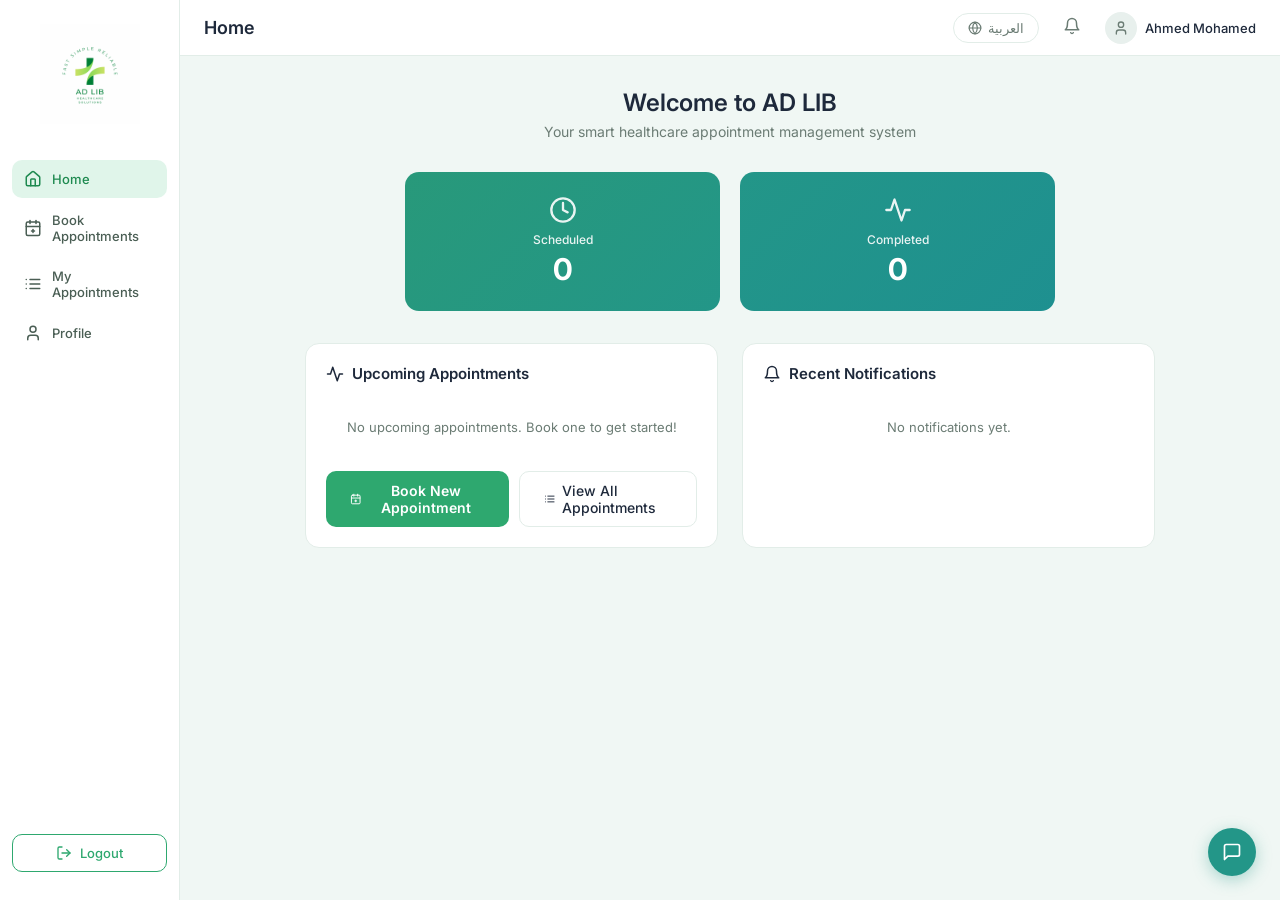
<file: home.html>
<!DOCTYPE html>
<html lang="en">
<head>
  <meta charset="UTF-8" />
  <meta name="viewport" content="width=device-width, initial-scale=1.0" />
  <title>AD LIB - Healthcare Solutions</title>
  <link rel="stylesheet" href="styles.css" />
  <style>
    /* ===== HOME-SPECIFIC STYLES ===== */
    .dashboard { flex: 1; padding: 32px 24px; overflow-y: auto; }
    .welcome { text-align: center; margin-bottom: 32px; }
    .welcome h2 { font-size: 24px; font-weight: 600; }
    .welcome p { font-size: 14px; color: #6b7c74; margin-top: 6px; }

    .stats { display: flex; gap: 20px; justify-content: center; margin-bottom: 32px; max-width: 650px; margin-left: auto; margin-right: auto; }
    .stat-card { flex: 1; min-width: 150px; padding: 24px; border-radius: 14px; color: #fff; display: flex; flex-direction: column; align-items: center; justify-content: center; text-align: center; }
    .stat-card.green { background: linear-gradient(135deg, #2ea86f, #28997a); }
    .stat-card.teal { background: linear-gradient(135deg, #28997a, #239688); }
    .stat-card.cyan { background: linear-gradient(135deg, #239688, #1e9090); }
    .stat-card svg { width: 28px; height: 28px; margin-bottom: 8px; opacity: 0.9; }
    .stat-label { font-size: 12px; font-weight: 500; opacity: 0.9; }
    .stat-value { font-size: 30px; font-weight: 700; margin-top: 4px; }

    .content-grid { display: grid; grid-template-columns: 1fr 1fr; gap: 24px; max-width: 850px; margin: 0 auto; }
    .content-card { background: #fff; border-radius: 14px; border: 1px solid #e2ede8; padding: 20px; }
    .card-header { display: flex; align-items: center; gap: 8px; margin-bottom: 16px; }
    .card-header svg { width: 18px; height: 18px; }
    .card-header h3 { font-size: 15px; font-weight: 600; }

    .appointment-list { display: flex; flex-direction: column; gap: 10px; }
    .appointment-row { display: flex; align-items: center; justify-content: space-between; padding: 12px; background: #f0f7f4; border-radius: 10px; }
    .appointment-left { display: flex; align-items: center; gap: 10px; }
    .apt-avatar { width: 32px; height: 32px; border-radius: 50%; background: #fff; display: flex; align-items: center; justify-content: center; }
    .apt-avatar svg { width: 16px; height: 16px; color: #6b7c74; }
    .apt-doctor { font-size: 13px; font-weight: 500; }
    .apt-specialty { font-size: 11px; color: #6b7c74; }
    .apt-date { font-size: 13px; font-weight: 500; color: #2ea86f; text-align: right; }
    .apt-time { font-size: 11px; color: #6b7c74; text-align: right; }

    .card-actions { display: flex; gap: 10px; margin-top: 16px; }

    .notif-list { display: flex; flex-direction: column; gap: 10px; }
    .notif-row { padding: 12px; background: #e8e4f4; border-radius: 10px; }
    .notif-title { display: flex; align-items: center; gap: 6px; font-size: 13px; font-weight: 500; color: #3b3464; }
    .notif-title svg { width: 14px; height: 14px; }
    .notif-detail { font-size: 11px; color: #5b5484; margin-top: 4px; margin-left: 20px; }

    @media (max-width: 900px) { .content-grid { grid-template-columns: 1fr; } }
    @media (max-width: 700px) { .stats { flex-direction: column; align-items: center; } .stat-card { width: 100%; max-width: 300px; } }
  </style>
</head>
<body>
<div class="app">
  <!-- SIDEBAR -->
  <aside class="sidebar">
    <div class="sidebar-logo">
      <img src="ad-lib-logo.png" alt="AD LIB Healthcare Solutions" />
    </div>
    <nav class="sidebar-nav">
      <a href="home.html" class="nav-item active">
        <svg xmlns="http://www.w3.org/2000/svg" viewBox="0 0 24 24" fill="none" stroke="currentColor" stroke-width="2" stroke-linecap="round" stroke-linejoin="round"><path d="M15 21v-8a1 1 0 0 0-1-1h-4a1 1 0 0 0-1 1v8"/><path d="M3 10a2 2 0 0 1 .709-1.528l7-5.999a2 2 0 0 1 2.582 0l7 5.999A2 2 0 0 1 21 10v9a2 2 0 0 1-2 2H5a2 2 0 0 1-2-2z"/></svg>
        Home
      </a>
      <a href="book.html" class="nav-item">
        <svg xmlns="http://www.w3.org/2000/svg" viewBox="0 0 24 24" fill="none" stroke="currentColor" stroke-width="2" stroke-linecap="round" stroke-linejoin="round"><rect width="18" height="18" x="3" y="4" rx="2"/><line x1="16" x2="16" y1="2" y2="6"/><line x1="8" x2="8" y1="2" y2="6"/><line x1="3" x2="21" y1="10" y2="10"/><line x1="12" x2="12" y1="14" y2="18"/><line x1="10" x2="14" y1="16" y2="16"/></svg>
        Book Appointments
      </a>
      <a href="appointments.html" class="nav-item">
        <svg xmlns="http://www.w3.org/2000/svg" viewBox="0 0 24 24" fill="none" stroke="currentColor" stroke-width="2" stroke-linecap="round" stroke-linejoin="round"><line x1="8" x2="21" y1="6" y2="6"/><line x1="8" x2="21" y1="12" y2="12"/><line x1="8" x2="21" y1="18" y2="18"/><line x1="3" x2="3.01" y1="6" y2="6"/><line x1="3" x2="3.01" y1="12" y2="12"/><line x1="3" x2="3.01" y1="18" y2="18"/></svg>
        My Appointments
      </a>
      <a href="profile.html" class="nav-item">
        <svg xmlns="http://www.w3.org/2000/svg" viewBox="0 0 24 24" fill="none" stroke="currentColor" stroke-width="2" stroke-linecap="round" stroke-linejoin="round"><path d="M19 21v-2a4 4 0 0 0-4-4H9a4 4 0 0 0-4 4v2"/><circle cx="12" cy="7" r="4"/></svg>
        Profile
      </a>
    </nav>
    <div class="sidebar-footer">
      <button class="logout-btn" id="logoutBtn">
        <svg xmlns="http://www.w3.org/2000/svg" viewBox="0 0 24 24" fill="none" stroke="currentColor" stroke-width="2" stroke-linecap="round" stroke-linejoin="round"><path d="M9 21H5a2 2 0 0 1-2-2V5a2 2 0 0 1 2-2h4"/><polyline points="16 17 21 12 16 7"/><line x1="21" x2="9" y1="12" y2="12"/></svg>
        Logout
      </button>
    </div>
  </aside>

  <!-- MAIN -->
  <div class="main">
    <header class="topbar">
      <h1 class="topbar-title">Home</h1>
      <div class="topbar-actions">
        <button class="lang-btn">
          <svg xmlns="http://www.w3.org/2000/svg" viewBox="0 0 24 24" fill="none" stroke="currentColor" stroke-width="2" stroke-linecap="round" stroke-linejoin="round"><circle cx="12" cy="12" r="10"/><line x1="2" x2="22" y1="12" y2="12"/><path d="M12 2a15.3 15.3 0 0 1 4 10 15.3 15.3 0 0 1-4 10 15.3 15.3 0 0 1-4-10 15.3 15.3 0 0 1 4-10z"/></svg>
          العربية
        </button>
        <div class="notif-wrapper" id="notifWrapper">
          <button class="notif-btn" id="notifBtnTop">
            <svg xmlns="http://www.w3.org/2000/svg" viewBox="0 0 24 24" fill="none" stroke="currentColor" stroke-width="2" stroke-linecap="round" stroke-linejoin="round"><path d="M6 8a6 6 0 0 1 12 0c0 7 3 9 3 9H3s3-2 3-9"/><path d="M10.3 21a1.94 1.94 0 0 0 3.4 0"/></svg>
            <span class="notif-badge" id="notifBadgeTop">0</span>
          </button>
          <div class="notif-dropdown" id="notifDropdown">
            <div class="notif-dropdown-header">Notifications</div>
            <div class="notif-dropdown-list" id="notifDropdownList"></div>
          </div>
        </div>
        <div class="user-info">
          <div class="user-avatar">
            <svg xmlns="http://www.w3.org/2000/svg" viewBox="0 0 24 24" fill="none" stroke="currentColor" stroke-width="2" stroke-linecap="round" stroke-linejoin="round"><path d="M19 21v-2a4 4 0 0 0-4-4H9a4 4 0 0 0-4 4v2"/><circle cx="12" cy="7" r="4"/></svg>
          </div>
          <span class="user-name">Ahmed Mohamed</span>
        </div>
      </div>
    </header>

    <div class="dashboard">
      <div class="welcome">
        <h2>Welcome to AD LIB</h2>
        <p>Your smart healthcare appointment management system</p>
      </div>

      <div class="stats">
        <div class="stat-card teal">
          <svg xmlns="http://www.w3.org/2000/svg" viewBox="0 0 24 24" fill="none" stroke="currentColor" stroke-width="2" stroke-linecap="round" stroke-linejoin="round"><circle cx="12" cy="12" r="10"/><polyline points="12 6 12 12 16 14"/></svg>
          <span class="stat-label">Scheduled</span>
          <span class="stat-value" id="statScheduled">0</span>
        </div>
        <div class="stat-card cyan">
          <svg xmlns="http://www.w3.org/2000/svg" viewBox="0 0 24 24" fill="none" stroke="currentColor" stroke-width="2" stroke-linecap="round" stroke-linejoin="round"><polyline points="22 12 18 12 15 21 9 3 6 12 2 12"/></svg>
          <span class="stat-label">Completed</span>
          <span class="stat-value" id="statCompleted">0</span>
        </div>
      </div>

      <div class="content-grid">
        <div class="content-card">
          <div class="card-header">
            <svg xmlns="http://www.w3.org/2000/svg" viewBox="0 0 24 24" fill="none" stroke="currentColor" stroke-width="2" stroke-linecap="round" stroke-linejoin="round"><polyline points="22 12 18 12 15 21 9 3 6 12 2 12"/></svg>
            <h3>Upcoming Appointments</h3>
          </div>
          <div class="appointment-list" id="appointmentList"></div>
          <div class="card-actions">
            <button class="btn-primary" id="bookBtn">
              <svg xmlns="http://www.w3.org/2000/svg" viewBox="0 0 24 24" fill="none" stroke="currentColor" stroke-width="2" stroke-linecap="round" stroke-linejoin="round"><rect width="18" height="18" x="3" y="4" rx="2"/><line x1="16" x2="16" y1="2" y2="6"/><line x1="8" x2="8" y1="2" y2="6"/><line x1="3" x2="21" y1="10" y2="10"/><line x1="12" x2="12" y1="14" y2="18"/><line x1="10" x2="14" y1="16" y2="16"/></svg>
              Book New Appointment
            </button>
            <a href="appointments.html" class="btn-outline" style="text-decoration:none;">
              <svg xmlns="http://www.w3.org/2000/svg" viewBox="0 0 24 24" fill="none" stroke="currentColor" stroke-width="2" stroke-linecap="round" stroke-linejoin="round"><line x1="8" x2="21" y1="6" y2="6"/><line x1="8" x2="21" y1="12" y2="12"/><line x1="8" x2="21" y1="18" y2="18"/><line x1="3" x2="3.01" y1="6" y2="6"/><line x1="3" x2="3.01" y1="12" y2="12"/><line x1="3" x2="3.01" y1="18" y2="18"/></svg>
              View All Appointments
            </a>
          </div>
        </div>

        <div class="content-card">
          <div class="card-header">
            <svg xmlns="http://www.w3.org/2000/svg" viewBox="0 0 24 24" fill="none" stroke="currentColor" stroke-width="2" stroke-linecap="round" stroke-linejoin="round"><path d="M6 8a6 6 0 0 1 12 0c0 7 3 9 3 9H3s3-2 3-9"/><path d="M10.3 21a1.94 1.94 0 0 0 3.4 0"/></svg>
            <h3>Recent Notifications</h3>
          </div>
          <div class="notif-list" id="notifList"></div>
        </div>
      </div>
    </div>
  </div>
</div>

<button class="chat-fab" id="chatFab">
  <svg xmlns="http://www.w3.org/2000/svg" viewBox="0 0 24 24" fill="none" stroke="currentColor" stroke-width="2" stroke-linecap="round" stroke-linejoin="round"><path d="M21 15a2 2 0 0 1-2 2H7l-4 4V5a2 2 0 0 1 2-2h14a2 2 0 0 1 2 2z"/></svg>
</button>

<script>
  const appointments = JSON.parse(localStorage.getItem('adlib_appointments') || '[]');
  const notifications = JSON.parse(localStorage.getItem('adlib_notifications') || '[]');
  const scheduled = appointments.filter(a => (a.status || 'scheduled') === 'scheduled');
  const completed = appointments.filter(a => a.status === 'completed');

  document.getElementById('statScheduled').textContent = scheduled.length;
  document.getElementById('statCompleted').textContent = completed.length;

  // Upcoming appointments list
  const listEl = document.getElementById('appointmentList');
  if (scheduled.length === 0) {
    listEl.innerHTML = '<p style="text-align:center;color:#6b7c74;padding:20px;font-size:13px;">No upcoming appointments. Book one to get started!</p>';
  } else {
    listEl.innerHTML = scheduled.map(a => {
      const d = new Date(a.date + 'T00:00:00');
      const dateStr = d.toLocaleDateString('en-US', { month: 'short', day: 'numeric' });
      return `<div class="appointment-row">
        <div class="appointment-left">
          <div class="apt-avatar"><svg xmlns="http://www.w3.org/2000/svg" viewBox="0 0 24 24" fill="none" stroke="currentColor" stroke-width="2" stroke-linecap="round" stroke-linejoin="round"><path d="M19 21v-2a4 4 0 0 0-4-4H9a4 4 0 0 0-4 4v2"/><circle cx="12" cy="7" r="4"/></svg></div>
          <div>
            <div class="apt-doctor">${a.doctor}</div>
            <div class="apt-specialty">${a.specialty || 'General'}</div>
          </div>
        </div>
        <div>
          <div class="apt-date">${dateStr}</div>
          <div class="apt-time">${a.time}</div>
        </div>
      </div>`;
    }).join('');
  }

  // Notifications card
  const notifEl = document.getElementById('notifList');
  if (notifications.length === 0) {
    notifEl.innerHTML = '<p style="text-align:center;color:#6b7c74;padding:20px;font-size:13px;">No notifications yet.</p>';
  } else {
    notifEl.innerHTML = notifications.slice(0, 5).map(n => `<div class="notif-row ${n.read ? '' : 'unread'}">
      <div class="notif-title"><svg xmlns="http://www.w3.org/2000/svg" viewBox="0 0 24 24" fill="none" stroke="currentColor" stroke-width="2" stroke-linecap="round" stroke-linejoin="round"><path d="M6 8a6 6 0 0 1 12 0c0 7 3 9 3 9H3s3-2 3-9"/><path d="M10.3 21a1.94 1.94 0 0 0 3.4 0"/></svg>${n.title}</div>
      <div class="notif-detail">${n.detail}</div>
    </div>`).join('');
  }

  // Top-nav notification bell
  const unreadCount = notifications.filter(n => !n.read).length;
  const badge = document.getElementById('notifBadgeTop');
  badge.textContent = unreadCount;
  badge.style.display = unreadCount > 0 ? 'flex' : 'none';

  const dropdownList = document.getElementById('notifDropdownList');
  if (notifications.length === 0) {
    dropdownList.innerHTML = '<p style="text-align:center;color:#6b7c74;padding:16px;font-size:13px;">No notifications</p>';
  } else {
    dropdownList.innerHTML = notifications.slice(0, 8).map((n, i) => `<div class="notif-dropdown-item ${n.read ? '' : 'unread'}" data-index="${i}">
      <div class="notif-dropdown-dot ${n.read ? '' : 'active'}"></div>
      <div>
        <div class="notif-dropdown-title">${n.title}</div>
        <div class="notif-dropdown-detail">${n.detail}</div>
        <div class="notif-dropdown-time">${n.time || ''}</div>
      </div>
    </div>`).join('');
  }

  // Toggle dropdown
  document.getElementById('notifBtnTop').addEventListener('click', (e) => {
    e.stopPropagation();
    const dd = document.getElementById('notifDropdown');
    dd.classList.toggle('show');
    // Mark all as read
    if (dd.classList.contains('show') && unreadCount > 0) {
      const updated = notifications.map(n => ({ ...n, read: true }));
      localStorage.setItem('adlib_notifications', JSON.stringify(updated));
      badge.textContent = '0';
      badge.style.display = 'none';
    }
  });
  document.addEventListener('click', () => {
    document.getElementById('notifDropdown').classList.remove('show');
  });
  document.getElementById('notifWrapper').addEventListener('click', e => e.stopPropagation());

  document.getElementById('logoutBtn').addEventListener('click', () => alert('Logged out successfully!'));
  document.getElementById('bookBtn').addEventListener('click', () => window.location.href = 'book.html');
  document.getElementById('chatFab').addEventListener('click', () => alert('Chat support opened!'));
</script>
</body>
</html>
</file>
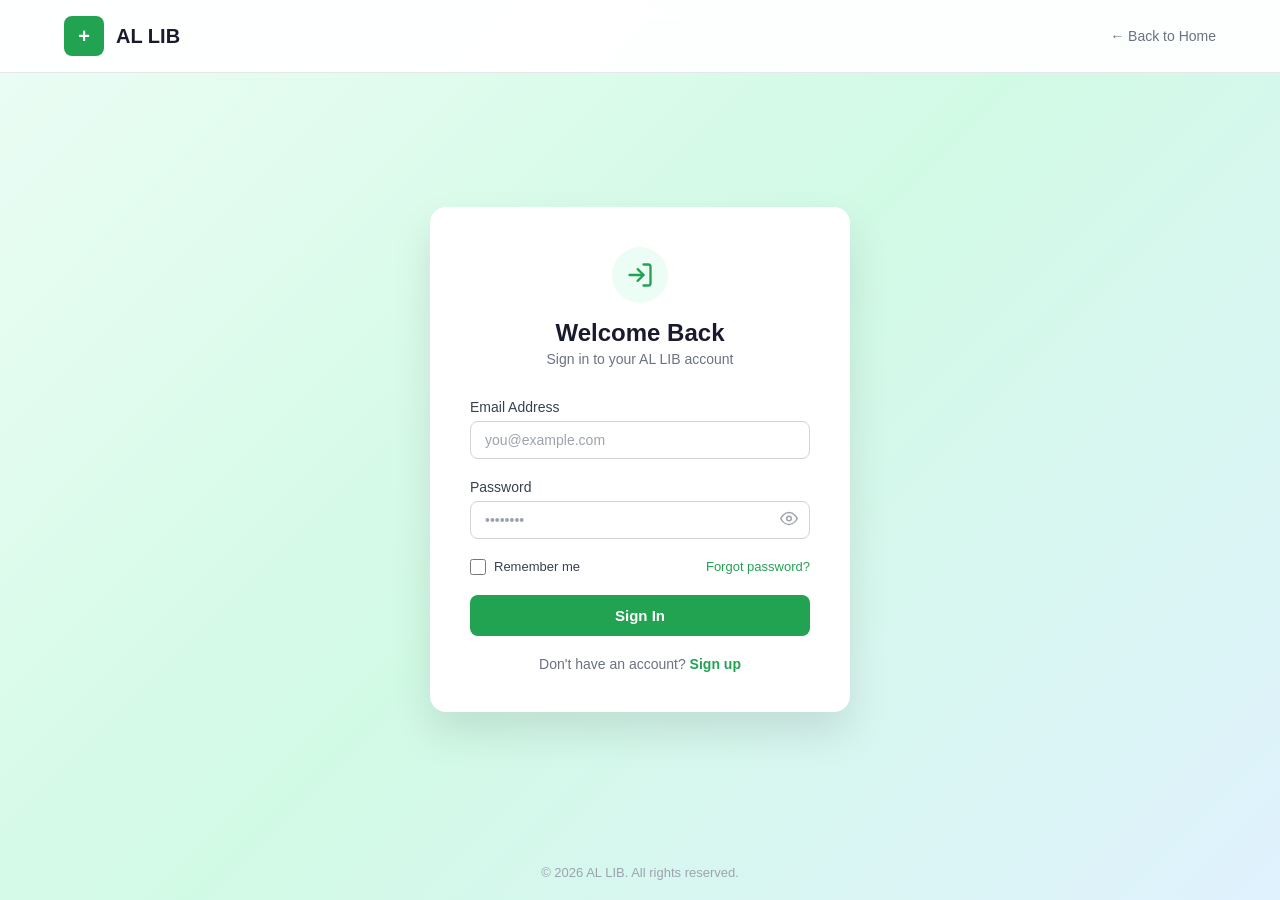
<file: login.html>
<!DOCTYPE html>
<html lang="en">
<head>
  <meta charset="UTF-8" />
  <meta name="viewport" content="width=device-width, initial-scale=1.0" />
  <title>AL LIB - Login</title>
  <style>
    * { margin: 0; padding: 0; box-sizing: border-box; }
    body { font-family: 'Inter', -apple-system, BlinkMacSystemFont, 'Segoe UI', sans-serif; color: #1a1a2e; background: linear-gradient(135deg, #ecfdf5 0%, #d1fae5 50%, #e0f2fe 100%); min-height: 100vh; display: flex; flex-direction: column; }
    a { text-decoration: none; color: inherit; }

    /* Navbar */
    .navbar { background: rgba(255,255,255,0.95); backdrop-filter: blur(8px); border-bottom: 1px solid #e5e7eb; }
    .nav-container { max-width: 1200px; margin: 0 auto; display: flex; align-items: center; justify-content: space-between; padding: 16px 24px; }
    .nav-logo { display: flex; align-items: center; gap: 12px; }
    .nav-logo-icon { width: 40px; height: 40px; background: #22a352; color: #fff; border-radius: 8px; display: flex; align-items: center; justify-content: center; font-weight: bold; font-size: 20px; }
    .nav-logo-text { font-size: 20px; font-weight: 700; }
    .nav-back { font-size: 14px; font-weight: 500; color: #6b7280; transition: color 0.2s; }
    .nav-back:hover { color: #22a352; }

    /* Login Container */
    .login-wrapper { flex: 1; display: flex; align-items: center; justify-content: center; padding: 40px 24px; }
    .login-card { background: #fff; border-radius: 16px; box-shadow: 0 20px 40px rgba(0,0,0,0.1); padding: 40px; width: 100%; max-width: 420px; }
    .login-header { text-align: center; margin-bottom: 32px; }
    .login-header .icon-circle { width: 56px; height: 56px; background: #ecfdf5; border-radius: 50%; display: flex; align-items: center; justify-content: center; margin: 0 auto 16px; }
    .login-header .icon-circle svg { width: 28px; height: 28px; stroke: #22a352; fill: none; }
    .login-header h1 { font-size: 24px; font-weight: 700; margin-bottom: 4px; }
    .login-header p { font-size: 14px; color: #6b7280; }

    /* Form */
    .form-group { margin-bottom: 20px; }
    .form-group label { display: block; font-size: 14px; font-weight: 500; margin-bottom: 6px; color: #374151; }
    .form-group input { width: 100%; padding: 10px 14px; border: 1px solid #d1d5db; border-radius: 8px; font-size: 14px; font-family: inherit; transition: border-color 0.2s, box-shadow 0.2s; outline: none; }
    .form-group input:focus { border-color: #22a352; box-shadow: 0 0 0 3px rgba(34,163,82,0.15); }
    .form-group input::placeholder { color: #9ca3af; }
    .form-row { display: flex; align-items: center; justify-content: space-between; margin-bottom: 20px; }
    .checkbox-label { display: flex; align-items: center; gap: 8px; font-size: 13px; color: #374151; cursor: pointer; }
    .checkbox-label input[type="checkbox"] { width: 16px; height: 16px; accent-color: #22a352; cursor: pointer; }
    .forgot-link { font-size: 13px; color: #22a352; font-weight: 500; }
    .forgot-link:hover { text-decoration: underline; }

    .btn { width: 100%; padding: 12px; border-radius: 8px; font-size: 15px; font-weight: 600; cursor: pointer; border: none; transition: all 0.2s; }
    .btn-primary { background: #22a352; color: #fff; }
    .btn-primary:hover { background: #1b8a44; }

    .signup-text { text-align: center; margin-top: 20px; font-size: 14px; color: #6b7280; }
    .signup-text a { color: #22a352; font-weight: 600; }
    .signup-text a:hover { text-decoration: underline; }

    /* Alert */
    .alert { display: none; padding: 12px 16px; border-radius: 8px; font-size: 13px; margin-bottom: 20px; }
    .alert-error { background: #fef2f2; color: #dc2626; border: 1px solid #fecaca; }
    .alert-success { background: #f0fdf4; color: #16a34a; border: 1px solid #bbf7d0; }
    .alert.show { display: block; }

    /* Password toggle */
    .password-wrapper { position: relative; }
    .password-wrapper input { padding-right: 42px; }
    .password-toggle { position: absolute; right: 12px; top: 50%; transform: translateY(-50%); background: none; border: none; cursor: pointer; color: #9ca3af; padding: 0; }
    .password-toggle:hover { color: #6b7280; }
    .password-toggle svg { width: 18px; height: 18px; stroke: currentColor; fill: none; }

    /* Footer */
    .footer { text-align: center; padding: 20px 24px; font-size: 13px; color: #9ca3af; }
  </style>
</head>
<body>

  <!-- Navbar -->
  <nav class="navbar">
    <div class="nav-container">
      <a href="index.html" class="nav-logo">
        <div class="nav-logo-icon">+</div>
        <span class="nav-logo-text">AL LIB</span>
      </a>
      <a href="index.html" class="nav-back">← Back to Home</a>
    </div>
  </nav>

  <!-- Login Form -->
  <div class="login-wrapper">
    <div class="login-card">
      <div class="login-header">
        <div class="icon-circle">
          <svg xmlns="http://www.w3.org/2000/svg" viewBox="0 0 24 24" stroke-width="2" stroke-linecap="round" stroke-linejoin="round"><path d="M15 3h4a2 2 0 0 1 2 2v14a2 2 0 0 1-2 2h-4"/><polyline points="10 17 15 12 10 7"/><line x1="15" y1="12" x2="3" y2="12"/></svg>
        </div>
        <h1>Welcome Back</h1>
        <p>Sign in to your AL LIB account</p>
      </div>

      <div class="alert alert-error" id="alertError">Invalid email or password. Please try again.</div>
      <div class="alert alert-success" id="alertSuccess">Login successful! Redirecting...</div>

      <form id="loginForm" onsubmit="handleLogin(event)">
        <div class="form-group">
          <label for="email">Email Address</label>
          <input type="email" id="email" placeholder="you@example.com" required />
        </div>

        <div class="form-group">
          <label for="password">Password</label>
          <div class="password-wrapper">
            <input type="password" id="password" placeholder="••••••••" required minlength="6" />
            <button type="button" class="password-toggle" onclick="togglePassword()">
              <svg id="eyeIcon" xmlns="http://www.w3.org/2000/svg" viewBox="0 0 24 24" stroke-width="2" stroke-linecap="round" stroke-linejoin="round"><path d="M1 12s4-8 11-8 11 8 11 8-4 8-11 8-11-8-11-8z"/><circle cx="12" cy="12" r="3"/></svg>
            </button>
          </div>
        </div>

        <div class="form-row">
          <label class="checkbox-label">
            <input type="checkbox" id="remember" /> Remember me
          </label>
          <a href="#" class="forgot-link">Forgot password?</a>
        </div>
<a href="home.html">
        <button type="button" class="btn btn-primary">Sign In</button>
      </a>
      </form>

      <p class="signup-text">Don't have an account? <a href="signup.html">Sign up</a></p>
    </div>
  </div>

  <div class="footer">© 2026 AL LIB. All rights reserved.</div>

  <script>
    function togglePassword() {
      const input = document.getElementById('password');
      const icon = document.getElementById('eyeIcon');
      if (input.type === 'password') {
        input.type = 'text';
        icon.innerHTML = '<path d="M17.94 17.94A10.07 10.07 0 0 1 12 20c-7 0-11-8-11-8a18.45 18.45 0 0 1 5.06-5.94M9.9 4.24A9.12 9.12 0 0 1 12 4c7 0 11 8 11 8a18.5 18.5 0 0 1-2.16 3.19m-6.72-1.07a3 3 0 1 1-4.24-4.24"/><line x1="1" y1="1" x2="23" y2="23"/>';
      } else {
        input.type = 'password';
        icon.innerHTML = '<path d="M1 12s4-8 11-8 11 8 11 8-4 8-11 8-11-8-11-8z"/><circle cx="12" cy="12" r="3"/>';
      }
    }

    function handleLogin(e) {
      e.preventDefault();
      const email = document.getElementById('email').value;
      const password = document.getElementById('password').value;

      document.getElementById('alertError').classList.remove('show');
      document.getElementById('alertSuccess').classList.remove('show');

      // Demo validation
      if (email && password.length >= 6) {
        document.getElementById('alertSuccess').classList.add('show');
        setTimeout(() => { alert('Login successful! (Demo)'); }, 1000);
      } else {
        document.getElementById('alertError').classList.add('show');
      }
    }
  </script>

</body>
</html>
</file>
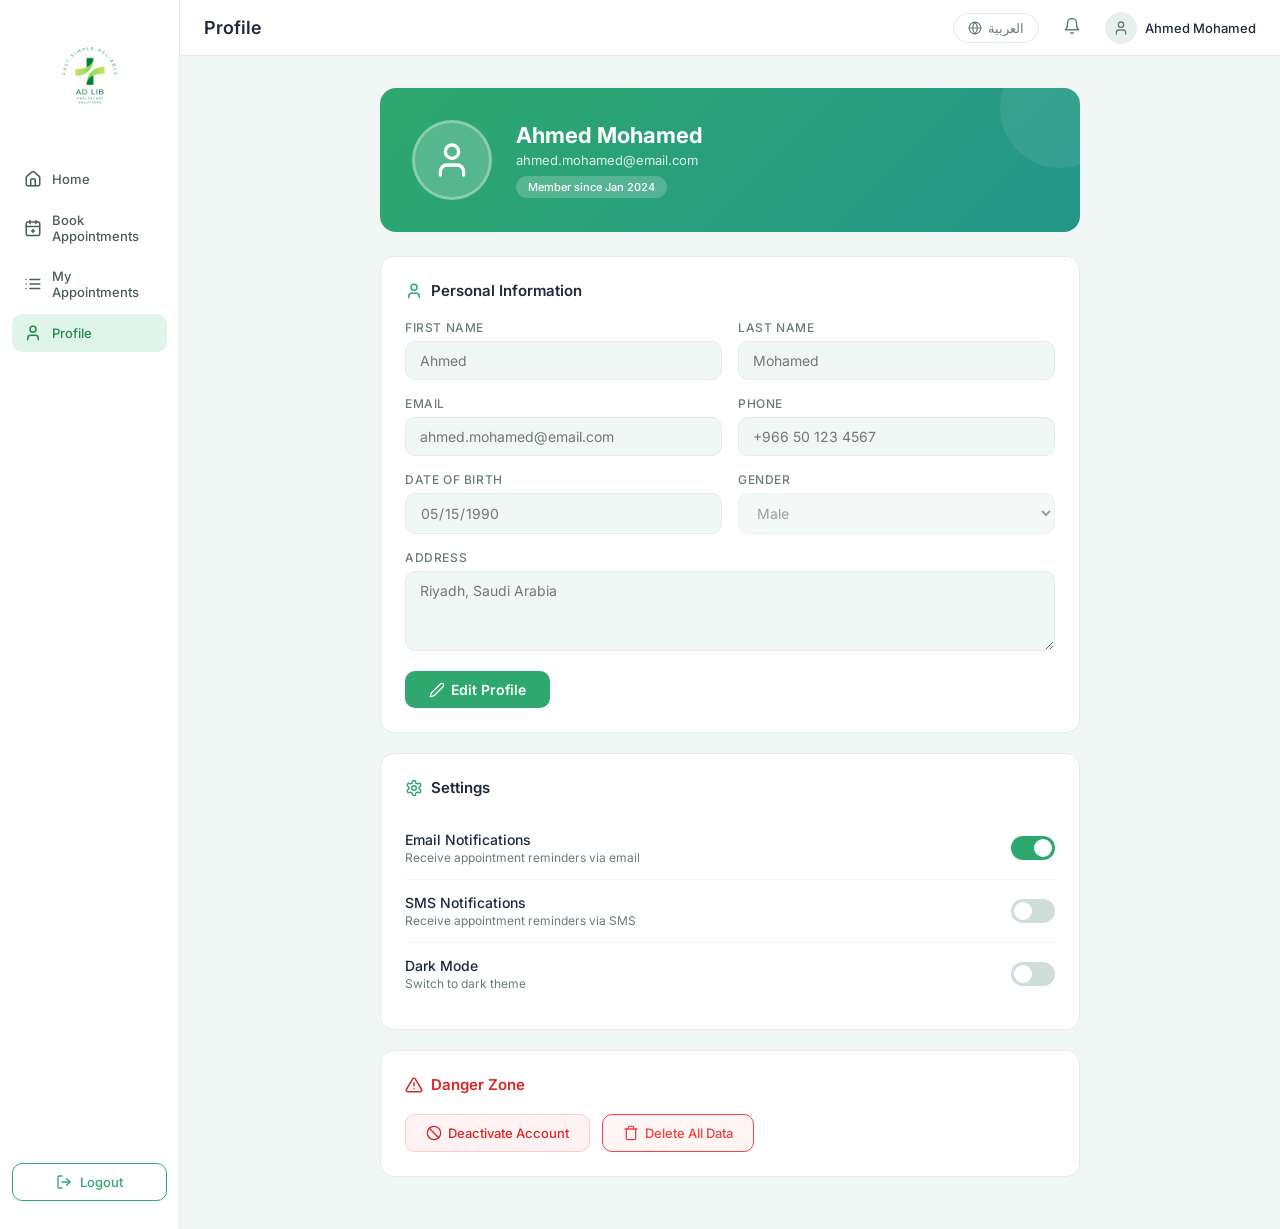
<file: profile.html>
<!DOCTYPE html>
<html lang="en">
<head>
  <meta charset="UTF-8" />
  <meta name="viewport" content="width=device-width, initial-scale=1.0" />
  <title>Profile - AD LIB Healthcare</title>
  <link rel="stylesheet" href="styles.css" />
  <style>
    .profile-content { flex: 1; padding: 32px 24px; overflow-y: auto; }
    .profile-wrapper { max-width: 700px; margin: 0 auto; }

    .profile-header-card { background: linear-gradient(135deg, #2ea86f, #239688); border-radius: 16px; padding: 32px; color: #fff; display: flex; align-items: center; gap: 24px; margin-bottom: 24px; position: relative; overflow: hidden; }
    .profile-header-card::after { content: ''; position: absolute; top: -40px; right: -40px; width: 120px; height: 120px; border-radius: 50%; background: rgba(255,255,255,0.08); }
    .profile-avatar { width: 80px; height: 80px; border-radius: 50%; background: rgba(255,255,255,0.2); display: flex; align-items: center; justify-content: center; flex-shrink: 0; border: 3px solid rgba(255,255,255,0.3); }
    .profile-avatar svg { width: 40px; height: 40px; }
    .profile-header-info h2 { font-size: 22px; font-weight: 700; }
    .profile-header-info p { font-size: 13px; opacity: 0.85; margin-top: 4px; }
    .profile-header-info .member-badge { display: inline-block; margin-top: 8px; padding: 4px 12px; border-radius: 20px; background: rgba(255,255,255,0.2); font-size: 11px; font-weight: 500; }

    .section-card { background: #fff; border-radius: 14px; border: 1px solid #e2ede8; padding: 24px; margin-bottom: 20px; }
    .section-title { font-size: 15px; font-weight: 600; margin-bottom: 20px; display: flex; align-items: center; gap: 8px; }
    .section-title svg { width: 18px; height: 18px; color: #2ea86f; }

    .profile-form-grid { display: grid; grid-template-columns: 1fr 1fr; gap: 16px; }
    .profile-form-group { display: flex; flex-direction: column; gap: 6px; }
    .profile-form-group.full { grid-column: 1 / -1; }
    .profile-form-label { font-size: 12px; font-weight: 500; color: #6b7c74; text-transform: uppercase; letter-spacing: 0.05em; }
    .profile-form-input { padding: 10px 14px; border-radius: 10px; border: 1px solid #e2ede8; font-family: inherit; font-size: 14px; color: #1e293b; background: #f8faf9; transition: border-color 0.2s, background 0.2s; outline: none; }
    .profile-form-input:focus { border-color: #2ea86f; background: #fff; }
    .profile-form-input:disabled { background: #f0f7f4; color: #6b7c74; cursor: not-allowed; }
    .profile-form-input.textarea { resize: vertical; min-height: 80px; }

    .setting-row { display: flex; align-items: center; justify-content: space-between; padding: 14px 0; border-bottom: 1px solid #f0f7f4; }
    .setting-row:last-child { border-bottom: none; }
    .setting-info { display: flex; flex-direction: column; gap: 2px; }
    .setting-label { font-size: 14px; font-weight: 500; }
    .setting-desc { font-size: 12px; color: #6b7c74; }
    .toggle { position: relative; width: 44px; height: 24px; flex-shrink: 0; }
    .toggle input { opacity: 0; width: 0; height: 0; }
    .toggle-slider { position: absolute; inset: 0; background: #d1ddd7; border-radius: 24px; cursor: pointer; transition: background 0.2s; }
    .toggle-slider::before { content: ''; position: absolute; width: 18px; height: 18px; left: 3px; bottom: 3px; background: #fff; border-radius: 50%; transition: transform 0.2s; }
    .toggle input:checked + .toggle-slider { background: #2ea86f; }
    .toggle input:checked + .toggle-slider::before { transform: translateX(20px); }

    .btn-row { display: flex; gap: 12px; margin-top: 20px; }
    .btn-danger { display: flex; align-items: center; gap: 6px; padding: 10px 20px; border-radius: 10px; border: 1px solid #fecaca; background: #fef2f2; font-family: inherit; font-size: 13px; font-weight: 500; color: #dc2626; cursor: pointer; transition: background 0.2s; }
    .btn-danger:hover { background: #fee2e2; }

    .profile-toast { position: fixed; bottom: 24px; right: 24px; background: #2ea86f; color: #fff; padding: 12px 20px; border-radius: 10px; font-size: 13px; font-weight: 500; box-shadow: 0 4px 16px rgba(0,0,0,0.15); transform: translateY(80px); opacity: 0; transition: all 0.3s; z-index: 100; }
    .profile-toast.show { transform: translateY(0); opacity: 1; }

    @media (max-width: 700px) {
      .profile-form-grid { grid-template-columns: 1fr; }
      .profile-header-card { flex-direction: column; text-align: center; }
    }
  </style>
</head>
<body>
<div class="app">
  <!-- SIDEBAR -->
  <aside class="sidebar">
    <div class="sidebar-logo">
      <img src="ad-lib-logo.png" alt="AD LIB Healthcare Solutions" />
    </div>
    <nav class="sidebar-nav">
      <a href="home.html" class="nav-item">
        <svg xmlns="http://www.w3.org/2000/svg" viewBox="0 0 24 24" fill="none" stroke="currentColor" stroke-width="2" stroke-linecap="round" stroke-linejoin="round"><path d="M15 21v-8a1 1 0 0 0-1-1h-4a1 1 0 0 0-1 1v8"/><path d="M3 10a2 2 0 0 1 .709-1.528l7-5.999a2 2 0 0 1 2.582 0l7 5.999A2 2 0 0 1 21 10v9a2 2 0 0 1-2 2H5a2 2 0 0 1-2-2z"/></svg>
        Home
      </a>
      <a href="book.html" class="nav-item">
        <svg xmlns="http://www.w3.org/2000/svg" viewBox="0 0 24 24" fill="none" stroke="currentColor" stroke-width="2" stroke-linecap="round" stroke-linejoin="round"><rect width="18" height="18" x="3" y="4" rx="2"/><line x1="16" x2="16" y1="2" y2="6"/><line x1="8" x2="8" y1="2" y2="6"/><line x1="3" x2="21" y1="10" y2="10"/><line x1="12" x2="12" y1="14" y2="18"/><line x1="10" x2="14" y1="16" y2="16"/></svg>
        Book Appointments
      </a>
      <a href="appointments.html" class="nav-item">
        <svg xmlns="http://www.w3.org/2000/svg" viewBox="0 0 24 24" fill="none" stroke="currentColor" stroke-width="2" stroke-linecap="round" stroke-linejoin="round"><line x1="8" x2="21" y1="6" y2="6"/><line x1="8" x2="21" y1="12" y2="12"/><line x1="8" x2="21" y1="18" y2="18"/><line x1="3" x2="3.01" y1="6" y2="6"/><line x1="3" x2="3.01" y1="12" y2="12"/><line x1="3" x2="3.01" y1="18" y2="18"/></svg>
        My Appointments
      </a>
      <a href="profile.html" class="nav-item active">
        <svg xmlns="http://www.w3.org/2000/svg" viewBox="0 0 24 24" fill="none" stroke="currentColor" stroke-width="2" stroke-linecap="round" stroke-linejoin="round"><path d="M19 21v-2a4 4 0 0 0-4-4H9a4 4 0 0 0-4 4v2"/><circle cx="12" cy="7" r="4"/></svg>
        Profile
      </a>
    </nav>
    <div class="sidebar-footer">
      <button class="logout-btn" onclick="alert('Logged out!')">
        <svg xmlns="http://www.w3.org/2000/svg" viewBox="0 0 24 24" fill="none" stroke="currentColor" stroke-width="2" stroke-linecap="round" stroke-linejoin="round"><path d="M9 21H5a2 2 0 0 1-2-2V5a2 2 0 0 1 2-2h4"/><polyline points="16 17 21 12 16 7"/><line x1="21" x2="9" y1="12" y2="12"/></svg>
        Logout
      </button>
    </div>
  </aside>

  <!-- MAIN -->
  <div class="main">
    <header class="topbar">
      <h1 class="topbar-title">Profile</h1>
      <div class="topbar-actions">
        <button class="lang-btn"><svg xmlns="http://www.w3.org/2000/svg" viewBox="0 0 24 24" fill="none" stroke="currentColor" stroke-width="2" stroke-linecap="round" stroke-linejoin="round"><circle cx="12" cy="12" r="10"/><line x1="2" x2="22" y1="12" y2="12"/><path d="M12 2a15.3 15.3 0 0 1 4 10 15.3 15.3 0 0 1-4 10 15.3 15.3 0 0 1-4-10 15.3 15.3 0 0 1 4-10z"/></svg>العربية</button>
        <div class="notif-wrapper" id="notifWrapper">
          <button class="notif-btn" id="notifBtnTop"><svg xmlns="http://www.w3.org/2000/svg" viewBox="0 0 24 24" fill="none" stroke="currentColor" stroke-width="2" stroke-linecap="round" stroke-linejoin="round"><path d="M6 8a6 6 0 0 1 12 0c0 7 3 9 3 9H3s3-2 3-9"/><path d="M10.3 21a1.94 1.94 0 0 0 3.4 0"/></svg><span class="notif-badge" id="notifBadgeTop">0</span></button>
          <div class="notif-dropdown" id="notifDropdown"><div class="notif-dropdown-header">Notifications</div><div class="notif-dropdown-list" id="notifDropdownList"></div></div>
        </div>
        <div class="user-info"><div class="user-avatar"><svg xmlns="http://www.w3.org/2000/svg" viewBox="0 0 24 24" fill="none" stroke="currentColor" stroke-width="2" stroke-linecap="round" stroke-linejoin="round"><path d="M19 21v-2a4 4 0 0 0-4-4H9a4 4 0 0 0-4 4v2"/><circle cx="12" cy="7" r="4"/></svg></div><span class="user-name">Ahmed Mohamed</span></div>
      </div>
    </header>

    <div class="profile-content">
      <div class="profile-wrapper">
        <div class="profile-header-card">
          <div class="profile-avatar"><svg xmlns="http://www.w3.org/2000/svg" viewBox="0 0 24 24" fill="none" stroke="currentColor" stroke-width="2" stroke-linecap="round" stroke-linejoin="round"><path d="M19 21v-2a4 4 0 0 0-4-4H9a4 4 0 0 0-4 4v2"/><circle cx="12" cy="7" r="4"/></svg></div>
          <div class="profile-header-info">
            <h2 id="displayName">Ahmed Mohamed</h2>
            <p id="displayEmail">ahmed.mohamed@email.com</p>
            <span class="member-badge">Member since Jan 2024</span>
          </div>
        </div>

        <div class="section-card">
          <div class="section-title"><svg xmlns="http://www.w3.org/2000/svg" viewBox="0 0 24 24" fill="none" stroke="currentColor" stroke-width="2" stroke-linecap="round" stroke-linejoin="round"><path d="M19 21v-2a4 4 0 0 0-4-4H9a4 4 0 0 0-4 4v2"/><circle cx="12" cy="7" r="4"/></svg>Personal Information</div>
          <div class="profile-form-grid">
            <div class="profile-form-group"><label class="profile-form-label">First Name</label><input class="profile-form-input" id="firstName" value="Ahmed" disabled /></div>
            <div class="profile-form-group"><label class="profile-form-label">Last Name</label><input class="profile-form-input" id="lastName" value="Mohamed" disabled /></div>
            <div class="profile-form-group"><label class="profile-form-label">Email</label><input class="profile-form-input" id="email" type="email" value="ahmed.mohamed@email.com" disabled /></div>
            <div class="profile-form-group"><label class="profile-form-label">Phone</label><input class="profile-form-input" id="phone" value="+966 50 123 4567" disabled /></div>
            <div class="profile-form-group"><label class="profile-form-label">Date of Birth</label><input class="profile-form-input" id="dob" type="date" value="1990-05-15" disabled /></div>
            <div class="profile-form-group"><label class="profile-form-label">Gender</label><select class="profile-form-input" id="gender" disabled><option value="male" selected>Male</option><option value="female">Female</option></select></div>
            <div class="profile-form-group full"><label class="profile-form-label">Address</label><textarea class="profile-form-input textarea" id="address" disabled>Riyadh, Saudi Arabia</textarea></div>
          </div>
          <div class="btn-row">
            <button class="btn-primary" id="editBtn"><svg xmlns="http://www.w3.org/2000/svg" viewBox="0 0 24 24" fill="none" stroke="currentColor" stroke-width="2" stroke-linecap="round" stroke-linejoin="round"><path d="M17 3a2.85 2.83 0 1 1 4 4L7.5 20.5 2 22l1.5-5.5Z"/></svg>Edit Profile</button>
            <button class="btn-primary" id="saveBtn" style="display:none;"><svg xmlns="http://www.w3.org/2000/svg" viewBox="0 0 24 24" fill="none" stroke="currentColor" stroke-width="2" stroke-linecap="round" stroke-linejoin="round"><polyline points="20 6 9 17 4 12"/></svg>Save Changes</button>
            <button class="btn-outline" id="cancelBtn" style="display:none;">Cancel</button>
          </div>
        </div>

        <div class="section-card">
          <div class="section-title"><svg xmlns="http://www.w3.org/2000/svg" viewBox="0 0 24 24" fill="none" stroke="currentColor" stroke-width="2" stroke-linecap="round" stroke-linejoin="round"><path d="M12.22 2h-.44a2 2 0 0 0-2 2v.18a2 2 0 0 1-1 1.73l-.43.25a2 2 0 0 1-2 0l-.15-.08a2 2 0 0 0-2.73.73l-.22.38a2 2 0 0 0 .73 2.73l.15.1a2 2 0 0 1 1 1.72v.51a2 2 0 0 1-1 1.74l-.15.09a2 2 0 0 0-.73 2.73l.22.38a2 2 0 0 0 2.73.73l.15-.08a2 2 0 0 1 2 0l.43.25a2 2 0 0 1 1 1.73V20a2 2 0 0 0 2 2h.44a2 2 0 0 0 2-2v-.18a2 2 0 0 1 1-1.73l.43-.25a2 2 0 0 1 2 0l.15.08a2 2 0 0 0 2.73-.73l.22-.39a2 2 0 0 0-.73-2.73l-.15-.08a2 2 0 0 1-1-1.74v-.5a2 2 0 0 1 1-1.74l.15-.09a2 2 0 0 0 .73-2.73l-.22-.38a2 2 0 0 0-2.73-.73l-.15.08a2 2 0 0 1-2 0l-.43-.25a2 2 0 0 1-1-1.73V4a2 2 0 0 0-2-2z"/><circle cx="12" cy="12" r="3"/></svg>Settings</div>
          <div class="setting-row"><div class="setting-info"><span class="setting-label">Email Notifications</span><span class="setting-desc">Receive appointment reminders via email</span></div><label class="toggle"><input type="checkbox" checked id="toggleEmail" /><span class="toggle-slider"></span></label></div>
          <div class="setting-row"><div class="setting-info"><span class="setting-label">SMS Notifications</span><span class="setting-desc">Receive appointment reminders via SMS</span></div><label class="toggle"><input type="checkbox" id="toggleSMS" /><span class="toggle-slider"></span></label></div>
          <div class="setting-row"><div class="setting-info"><span class="setting-label">Dark Mode</span><span class="setting-desc">Switch to dark theme</span></div><label class="toggle"><input type="checkbox" id="toggleDark" /><span class="toggle-slider"></span></label></div>
        </div>

        <div class="section-card">
          <div class="section-title" style="color:#dc2626;"><svg xmlns="http://www.w3.org/2000/svg" viewBox="0 0 24 24" fill="none" stroke="#dc2626" stroke-width="2" stroke-linecap="round" stroke-linejoin="round"><path d="M10.29 3.86L1.82 18a2 2 0 0 0 1.71 3h16.94a2 2 0 0 0 1.71-3L13.71 3.86a2 2 0 0 0-3.42 0z"/><line x1="12" x2="12" y1="9" y2="13"/><line x1="12" x2="12.01" y1="17" y2="17"/></svg>Danger Zone</div>
          <div class="btn-row">
            <button class="btn-danger" onclick="alert('Account deactivation requested')"><svg xmlns="http://www.w3.org/2000/svg" viewBox="0 0 24 24" fill="none" stroke="currentColor" stroke-width="2" stroke-linecap="round" stroke-linejoin="round" width="16" height="16"><circle cx="12" cy="12" r="10"/><line x1="4.93" x2="19.07" y1="4.93" y2="19.07"/></svg>Deactivate Account</button>
            <button class="btn-danger" onclick="if(confirm('Delete all data?')){localStorage.clear();alert('All data deleted');}" style="border-color:#ef4444;background:#fff5f5;color:#ef4444;"><svg xmlns="http://www.w3.org/2000/svg" viewBox="0 0 24 24" fill="none" stroke="currentColor" stroke-width="2" stroke-linecap="round" stroke-linejoin="round" width="16" height="16"><path d="M3 6h18"/><path d="M19 6v14c0 1-1 2-2 2H7c-1 0-2-1-2-2V6"/><path d="M8 6V4c0-1 1-2 2-2h4c1 0 2 1 2 2v2"/></svg>Delete All Data</button>
          </div>
        </div>
      </div>
    </div>
  </div>
</div>

<div class="profile-toast" id="toast"></div>

<script>
  const fields = ['firstName','lastName','email','phone','dob','gender','address'];
  const editBtn = document.getElementById('editBtn');
  const saveBtn = document.getElementById('saveBtn');
  const cancelBtn = document.getElementById('cancelBtn');

  // Load saved profile
  const saved = JSON.parse(localStorage.getItem('adlib_profile') || '{}');
  fields.forEach(f => { if (saved[f]) document.getElementById(f).value = saved[f]; });
  if (saved.firstName || saved.lastName) document.getElementById('displayName').textContent = (saved.firstName || 'Ahmed') + ' ' + (saved.lastName || 'Mohamed');
  if (saved.email) document.getElementById('displayEmail').textContent = saved.email;

  function setEditing(editing) {
    fields.forEach(f => document.getElementById(f).disabled = !editing);
    editBtn.style.display = editing ? 'none' : 'flex';
    saveBtn.style.display = editing ? 'flex' : 'none';
    cancelBtn.style.display = editing ? 'flex' : 'none';
  }

  editBtn.addEventListener('click', () => setEditing(true));
  cancelBtn.addEventListener('click', () => {
    const s = JSON.parse(localStorage.getItem('adlib_profile') || '{}');
    fields.forEach(f => { if (s[f]) document.getElementById(f).value = s[f]; });
    setEditing(false);
  });
  saveBtn.addEventListener('click', () => {
    const data = {};
    fields.forEach(f => data[f] = document.getElementById(f).value);
    localStorage.setItem('adlib_profile', JSON.stringify(data));
    document.getElementById('displayName').textContent = data.firstName + ' ' + data.lastName;
    document.getElementById('displayEmail').textContent = data.email;
    setEditing(false);
    showToast('Profile updated successfully!');
  });

  function showToast(msg) {
    const t = document.getElementById('toast');
    t.textContent = msg; t.classList.add('show');
    setTimeout(() => t.classList.remove('show'), 2500);
  }
</script>
<script src="notifications.js"></script>
</body>
</html>
</file>
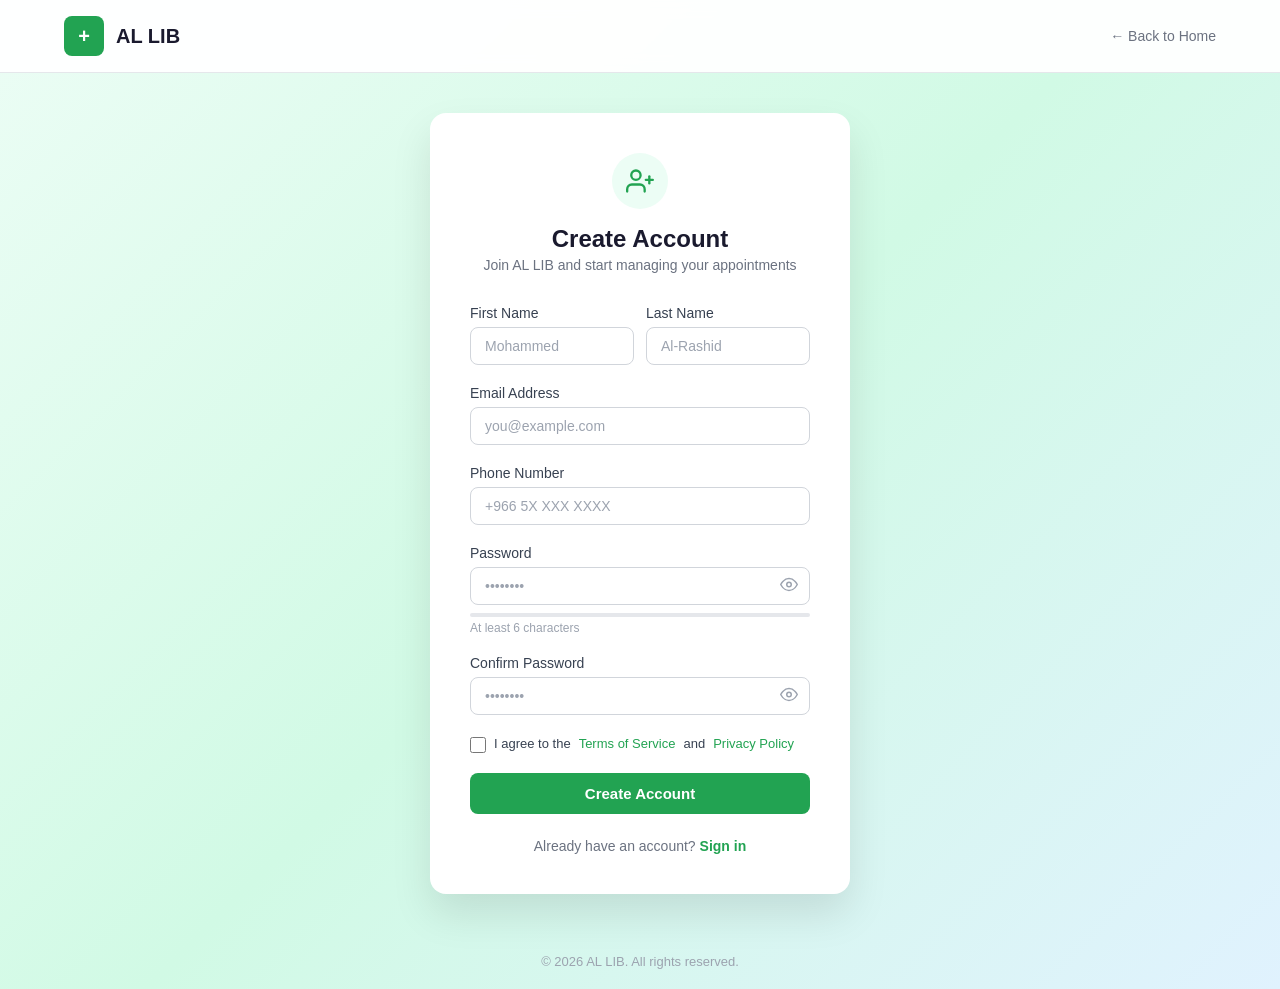
<file: signup.html>
<!DOCTYPE html>
<html lang="en">
<head>
  <meta charset="UTF-8" />
  <meta name="viewport" content="width=device-width, initial-scale=1.0" />
  <title>AL LIB - Sign Up</title>
  <style>
    * { margin: 0; padding: 0; box-sizing: border-box; }
    body { font-family: 'Inter', -apple-system, BlinkMacSystemFont, 'Segoe UI', sans-serif; color: #1a1a2e; background: linear-gradient(135deg, #ecfdf5 0%, #d1fae5 50%, #e0f2fe 100%); min-height: 100vh; display: flex; flex-direction: column; }
    a { text-decoration: none; color: inherit; }
    .navbar { background: rgba(255,255,255,0.95); backdrop-filter: blur(8px); border-bottom: 1px solid #e5e7eb; }
    .nav-container { max-width: 1200px; margin: 0 auto; display: flex; align-items: center; justify-content: space-between; padding: 16px 24px; }
    .nav-logo { display: flex; align-items: center; gap: 12px; }
    .nav-logo-icon { width: 40px; height: 40px; background: #22a352; color: #fff; border-radius: 8px; display: flex; align-items: center; justify-content: center; font-weight: bold; font-size: 20px; }
    .nav-logo-text { font-size: 20px; font-weight: 700; }
    .nav-back { font-size: 14px; font-weight: 500; color: #6b7280; transition: color 0.2s; }
    .nav-back:hover { color: #22a352; }

    .signup-wrapper { flex: 1; display: flex; align-items: center; justify-content: center; padding: 40px 24px; }
    .signup-card { background: #fff; border-radius: 16px; box-shadow: 0 20px 40px rgba(0,0,0,0.1); padding: 40px; width: 100%; max-width: 420px; }
    .signup-header { text-align: center; margin-bottom: 32px; }
    .signup-header .icon-circle { width: 56px; height: 56px; background: #ecfdf5; border-radius: 50%; display: flex; align-items: center; justify-content: center; margin: 0 auto 16px; }
    .signup-header .icon-circle svg { width: 28px; height: 28px; stroke: #22a352; fill: none; }
    .signup-header h1 { font-size: 24px; font-weight: 700; margin-bottom: 4px; }
    .signup-header p { font-size: 14px; color: #6b7280; }

    .form-group { margin-bottom: 20px; }
    .form-group label { display: block; font-size: 14px; font-weight: 500; margin-bottom: 6px; color: #374151; }
    .form-group input { width: 100%; padding: 10px 14px; border: 1px solid #d1d5db; border-radius: 8px; font-size: 14px; font-family: inherit; transition: border-color 0.2s, box-shadow 0.2s; outline: none; }
    .form-group input:focus { border-color: #22a352; box-shadow: 0 0 0 3px rgba(34,163,82,0.15); }
    .form-group input::placeholder { color: #9ca3af; }

    .form-row-2 { display: grid; grid-template-columns: 1fr 1fr; gap: 12px; }

    .password-wrapper { position: relative; }
    .password-wrapper input { padding-right: 42px; }
    .password-toggle { position: absolute; right: 12px; top: 50%; transform: translateY(-50%); background: none; border: none; cursor: pointer; color: #9ca3af; padding: 0; }
    .password-toggle:hover { color: #6b7280; }
    .password-toggle svg { width: 18px; height: 18px; stroke: currentColor; fill: none; }

    .password-strength { height: 4px; border-radius: 2px; background: #e5e7eb; margin-top: 8px; overflow: hidden; }
    .password-strength-bar { height: 100%; border-radius: 2px; width: 0; transition: width 0.3s, background 0.3s; }
    .password-hint { font-size: 12px; color: #9ca3af; margin-top: 4px; }

    .checkbox-label { display: flex; align-items: flex-start; gap: 8px; font-size: 13px; color: #374151; cursor: pointer; margin-bottom: 20px; line-height: 1.4; }
    .checkbox-label input[type="checkbox"] { width: 16px; height: 16px; accent-color: #22a352; cursor: pointer; margin-top: 2px; flex-shrink: 0; }
    .checkbox-label a { color: #22a352; font-weight: 500; }
    .checkbox-label a:hover { text-decoration: underline; }

    .btn { width: 100%; padding: 12px; border-radius: 8px; font-size: 15px; font-weight: 600; cursor: pointer; border: none; transition: all 0.2s; }
    .btn-primary { background: #22a352; color: #fff; }
    .btn-primary:hover { background: #1b8a44; }
    .btn-primary:disabled { background: #9ca3af; cursor: not-allowed; }

    .login-text { text-align: center; margin-top: 24px; font-size: 14px; color: #6b7280; }
    .login-text a { color: #22a352; font-weight: 600; }
    .login-text a:hover { text-decoration: underline; }

    .alert { display: none; padding: 12px 16px; border-radius: 8px; font-size: 13px; margin-bottom: 20px; }
    .alert-error { background: #fef2f2; color: #dc2626; border: 1px solid #fecaca; }
    .alert-success { background: #f0fdf4; color: #16a34a; border: 1px solid #bbf7d0; }
    .alert.show { display: block; }

    .footer { text-align: center; padding: 20px 24px; font-size: 13px; color: #9ca3af; }

    @media (max-width: 420px) {
      .signup-card { padding: 28px; }
      .form-row-2 { grid-template-columns: 1fr; }
    }
  </style>
</head>
<body>
  <nav class="navbar">
    <div class="nav-container">
      <a href="index.html" class="nav-logo">
        <div class="nav-logo-icon">+</div>
        <span class="nav-logo-text">AL LIB</span>
      </a>
      <a href="index.html" class="nav-back">← Back to Home</a>
    </div>
  </nav>

  <div class="signup-wrapper">
    <div class="signup-card">
      <div class="signup-header">
        <div class="icon-circle">
          <svg xmlns="http://www.w3.org/2000/svg" viewBox="0 0 24 24" stroke-width="2" stroke-linecap="round" stroke-linejoin="round"><path d="M16 21v-2a4 4 0 0 0-4-4H5a4 4 0 0 0-4 4v2"/><circle cx="8.5" cy="7" r="4"/><line x1="20" y1="8" x2="20" y2="14"/><line x1="23" y1="11" x2="17" y2="11"/></svg>
        </div>
        <h1>Create Account</h1>
        <p>Join AL LIB and start managing your appointments</p>
      </div>

      <div class="alert alert-error" id="alertError"></div>
      <div class="alert alert-success" id="alertSuccess">Account created successfully! Redirecting...</div>

      <form id="signupForm" onsubmit="handleSignup(event)">
        <div class="form-row-2">
          <div class="form-group">
            <label for="firstName">First Name</label>
            <input type="text" id="firstName" placeholder="Mohammed" required />
          </div>
          <div class="form-group">
            <label for="lastName">Last Name</label>
            <input type="text" id="lastName" placeholder="Al-Rashid" required />
          </div>
        </div>

        <div class="form-group">
          <label for="email">Email Address</label>
          <input type="email" id="email" placeholder="you@example.com" required />
        </div>

        <div class="form-group">
          <label for="phone">Phone Number</label>
          <input type="tel" id="phone" placeholder="+966 5X XXX XXXX" />
        </div>

        <div class="form-group">
          <label for="password">Password</label>
          <div class="password-wrapper">
            <input type="password" id="password" placeholder="••••••••" required minlength="6" oninput="checkStrength(this.value)" />
            <button type="button" class="password-toggle" onclick="togglePassword('password','eyeIcon1')">
              <svg id="eyeIcon1" xmlns="http://www.w3.org/2000/svg" viewBox="0 0 24 24" stroke-width="2" stroke-linecap="round" stroke-linejoin="round"><path d="M1 12s4-8 11-8 11 8 11 8-4 8-11 8-11-8-11-8z"/><circle cx="12" cy="12" r="3"/></svg>
            </button>
          </div>
          <div class="password-strength"><div class="password-strength-bar" id="strengthBar"></div></div>
          <div class="password-hint" id="strengthText">At least 6 characters</div>
        </div>

        <div class="form-group">
          <label for="confirmPassword">Confirm Password</label>
          <div class="password-wrapper">
            <input type="password" id="confirmPassword" placeholder="••••••••" required minlength="6" />
            <button type="button" class="password-toggle" onclick="togglePassword('confirmPassword','eyeIcon2')">
              <svg id="eyeIcon2" xmlns="http://www.w3.org/2000/svg" viewBox="0 0 24 24" stroke-width="2" stroke-linecap="round" stroke-linejoin="round"><path d="M1 12s4-8 11-8 11 8 11 8-4 8-11 8-11-8-11-8z"/><circle cx="12" cy="12" r="3"/></svg>
            </button>
          </div>
        </div>

        <label class="checkbox-label">
          <input type="checkbox" id="terms" required />
          I agree to the <a href="#">Terms of Service</a> and <a href="#">Privacy Policy</a>
        </label>
      <a href="home.html">
        <button type="button" class="btn btn-primary">Create Account</button>
      </a>
      </form>

      <p class="login-text">Already have an account? <a href="login.html">Sign in</a></p>
    </div>
  </div>

  <div class="footer">© 2026 AL LIB. All rights reserved.</div>

  <script>
    function togglePassword(inputId, iconId) {
      const input = document.getElementById(inputId);
      const icon = document.getElementById(iconId);
      if (input.type === 'password') {
        input.type = 'text';
        icon.innerHTML = '<path d="M17.94 17.94A10.07 10.07 0 0 1 12 20c-7 0-11-8-11-8a18.45 18.45 0 0 1 5.06-5.94M9.9 4.24A9.12 9.12 0 0 1 12 4c7 0 11 8 11 8a18.5 18.5 0 0 1-2.16 3.19m-6.72-1.07a3 3 0 1 1-4.24-4.24"/><line x1="1" y1="1" x2="23" y2="23"/>';
      } else {
        input.type = 'password';
        icon.innerHTML = '<path d="M1 12s4-8 11-8 11 8 11 8-4 8-11 8-11-8-11-8z"/><circle cx="12" cy="12" r="3"/>';
      }
    }

    function checkStrength(val) {
      const bar = document.getElementById('strengthBar');
      const text = document.getElementById('strengthText');
      let score = 0;
      if (val.length >= 6) score++;
      if (val.length >= 10) score++;
      if (/[A-Z]/.test(val) && /[a-z]/.test(val)) score++;
      if (/[0-9]/.test(val)) score++;
      if (/[^A-Za-z0-9]/.test(val)) score++;

      const levels = [
        { w: '0%', c: '#e5e7eb', t: 'At least 6 characters' },
        { w: '20%', c: '#ef4444', t: 'Weak' },
        { w: '40%', c: '#f97316', t: 'Fair' },
        { w: '60%', c: '#eab308', t: 'Good' },
        { w: '80%', c: '#22c55e', t: 'Strong' },
        { w: '100%', c: '#16a34a', t: 'Very Strong' }
      ];

      const l = levels[score];
      bar.style.width = l.w;
      bar.style.background = l.c;
      text.textContent = l.t;
    }

    function handleSignup(e) {
      e.preventDefault();
      const pw = document.getElementById('password').value;
      const cpw = document.getElementById('confirmPassword').value;
      const errEl = document.getElementById('alertError');
      const sucEl = document.getElementById('alertSuccess');

      errEl.classList.remove('show');
      sucEl.classList.remove('show');

      if (pw !== cpw) {
        errEl.textContent = 'Passwords do not match.';
        errEl.classList.add('show');
        return;
      }
      if (pw.length < 6) {
        errEl.textContent = 'Password must be at least 6 characters.';
        errEl.classList.add('show');
        return;
      }

      sucEl.classList.add('show');
      setTimeout(() => { alert('Account created! (Demo)'); }, 1000);
    }
  </script>
</body>
</html>
</file>
<file: styles.css>
@import url('https://fonts.googleapis.com/css2?family=Inter:wght@400;500;600;700&display=swap');

*, *::before, *::after { margin: 0; padding: 0; box-sizing: border-box; }
body { font-family: 'Inter', sans-serif; background: #f0f7f4; color: #1e293b; min-height: 100vh; }

/* ===== LAYOUT ===== */
.app { display: flex; min-height: 100vh; }

/* ===== SIDEBAR ===== */
.sidebar { width: 180px; background: #fff; border-right: 1px solid #e2ede8; display: flex; flex-direction: column; min-height: 100vh; }
.sidebar-logo { display: flex; flex-direction: column; align-items: center; padding: 24px 16px 16px; }
.sidebar-logo img { width: 100px; height: 100px; object-fit: contain; }
.sidebar-nav { flex: 1; padding: 20px 12px; display: flex; flex-direction: column; gap: 4px; }
.nav-item { display: flex; align-items: center; gap: 10px; padding: 10px 12px; border-radius: 10px; border: none; background: none; font-family: inherit; font-size: 13px; font-weight: 500; color: #4a5e54; cursor: pointer; transition: background 0.2s, color 0.2s; width: 100%; text-align: left; text-decoration: none; }
.nav-item:hover { background: #e8f5ee; }
.nav-item.active { background: #e0f5ea; color: #1e8a50; }
.nav-item svg { width: 18px; height: 18px; flex-shrink: 0; }
.sidebar-footer { padding: 12px; margin-bottom: 16px; }
.logout-btn { width: 100%; display: flex; align-items: center; justify-content: center; gap: 8px; padding: 10px; border-radius: 10px; border: 1.5px solid #2ea86f; background: none; font-family: inherit; font-size: 13px; font-weight: 500; color: #2ea86f; cursor: pointer; transition: background 0.2s; }
.logout-btn:hover { background: #e8f5ee; }
.logout-btn svg { width: 16px; height: 16px; }

/* ===== MAIN ===== */
.main { flex: 1; display: flex; flex-direction: column; }

/* ===== TOP BAR ===== */
.topbar { height: 56px; background: #fff; border-bottom: 1px solid #e2ede8; display: flex; align-items: center; justify-content: space-between; padding: 0 24px; }
.topbar-title { font-size: 18px; font-weight: 600; }
.topbar-actions { display: flex; align-items: center; gap: 16px; }
.lang-btn { display: flex; align-items: center; gap: 6px; padding: 6px 14px; border-radius: 20px; border: 1px solid #e2ede8; background: none; font-family: inherit; font-size: 13px; color: #6b7c74; cursor: pointer; transition: background 0.2s; }
.lang-btn:hover { background: #f0f7f4; }
.lang-btn svg { width: 14px; height: 14px; }
.notif-btn { position: relative; padding: 8px; border-radius: 50%; border: none; background: none; cursor: pointer; transition: background 0.2s; }
.notif-btn:hover { background: #f0f7f4; }
.notif-btn svg { width: 18px; height: 18px; color: #6b7c74; }
.notif-badge { position: absolute; top: 2px; right: 2px; width: 16px; height: 16px; border-radius: 50%; background: #ef4444; color: #fff; font-size: 10px; font-weight: 600; display: flex; align-items: center; justify-content: center; }
.user-info { display: flex; align-items: center; gap: 8px; }
.user-avatar { width: 32px; height: 32px; border-radius: 50%; background: #e8f0ed; display: flex; align-items: center; justify-content: center; }
.user-avatar svg { width: 16px; height: 16px; color: #6b7c74; }
.user-name { font-size: 13px; font-weight: 500; }

/* ===== BUTTONS ===== */
.btn-primary { display: flex; align-items: center; gap: 6px; padding: 10px 24px; border-radius: 10px; border: none; background: #2ea86f; color: #fff; font-family: inherit; font-size: 14px; font-weight: 600; cursor: pointer; transition: opacity 0.2s; }
.btn-primary:hover { opacity: 0.9; }
.btn-primary:disabled { opacity: 0.5; cursor: not-allowed; }
.btn-primary svg { width: 16px; height: 16px; }
.btn-outline { display: flex; align-items: center; gap: 6px; padding: 10px 24px; border-radius: 10px; border: 1.5px solid #e2ede8; background: none; font-family: inherit; font-size: 14px; font-weight: 500; color: #1e293b; cursor: pointer; transition: background 0.2s; }
.btn-outline:hover { background: #f0f7f4; }
.btn-outline svg { width: 16px; height: 16px; }

/* ===== CHAT FAB ===== */
.chat-fab { position: fixed; bottom: 24px; right: 24px; width: 48px; height: 48px; border-radius: 50%; background: #239688; color: #fff; border: none; cursor: pointer; display: flex; align-items: center; justify-content: center; box-shadow: 0 4px 16px rgba(35,150,136,0.35); transition: transform 0.2s; }
.chat-fab:hover { transform: scale(1.08); }
.chat-fab svg { width: 20px; height: 20px; }

/* ===== FORM ELEMENTS ===== */
.form-select, .form-input, .form-textarea {
  padding: 10px 14px; border-radius: 10px; border: 1.5px solid #e2ede8; font-family: inherit; font-size: 13px; color: #1e293b; background: #fff; outline: none; transition: border-color 0.2s; width: 100%;
}
.form-select:focus, .form-input:focus, .form-textarea:focus { border-color: #2ea86f; }
.form-textarea { resize: vertical; min-height: 80px; }
.form-label { font-size: 13px; font-weight: 600; color: #1e293b; }
.form-group { display: flex; flex-direction: column; gap: 6px; }
.form-group.full-width { grid-column: 1 / -1; }

/* ===== MODAL ===== */
.modal-overlay { position: fixed; inset: 0; background: rgba(0,0,0,0.4); display: none; align-items: center; justify-content: center; z-index: 100; }
.modal-overlay.visible, .modal-overlay.show { display: flex; }
.modal-card { background: #fff; border-radius: 16px; padding: 36px; text-align: center; max-width: 400px; width: 90%; animation: modalIn 0.3s ease; }
@keyframes modalIn { from { transform: scale(0.9); opacity: 0; } to { transform: scale(1); opacity: 1; } }
.modal-icon { width: 56px; height: 56px; border-radius: 50%; background: #e0f5ea; display: flex; align-items: center; justify-content: center; margin: 0 auto 16px; }
.modal-icon svg { width: 28px; height: 28px; color: #2ea86f; }
.modal-card h3 { font-size: 18px; font-weight: 600; margin-bottom: 8px; }
.modal-card p { font-size: 13px; color: #6b7c74; margin-bottom: 20px; line-height: 1.5; }
.modal-actions { display: flex; gap: 10px; justify-content: center; }

/* ===== TOAST ===== */
.toast { position: fixed; bottom: 24px; left: 50%; transform: translateX(-50%) translateY(80px); background: #1e293b; color: #fff; padding: 12px 24px; border-radius: 10px; font-size: 13px; font-weight: 500; opacity: 0; transition: all 0.3s; z-index: 200; }
.toast.show { transform: translateX(-50%) translateY(0); opacity: 1; }

/* ===== NOTIFICATION DROPDOWN ===== */
.notif-wrapper { position: relative; }
.notif-dropdown { display: none; position: absolute; top: 100%; right: 0; margin-top: 8px; width: 340px; background: #fff; border-radius: 14px; border: 1px solid #e2ede8; box-shadow: 0 8px 30px rgba(0,0,0,0.12); z-index: 150; overflow: hidden; }
.notif-dropdown.show { display: block; }
.notif-dropdown-header { padding: 14px 16px; font-size: 14px; font-weight: 600; border-bottom: 1px solid #e2ede8; }
.notif-dropdown-list { max-height: 320px; overflow-y: auto; }
.notif-dropdown-item { display: flex; gap: 10px; padding: 12px 16px; border-bottom: 1px solid #f0f7f4; cursor: pointer; transition: background 0.15s; }
.notif-dropdown-item:hover { background: #f0f7f4; }
.notif-dropdown-item.unread { background: #f0f7f4; }
.notif-dropdown-dot { width: 8px; height: 8px; border-radius: 50%; background: #e2ede8; margin-top: 5px; flex-shrink: 0; }
.notif-dropdown-dot.active { background: #2ea86f; }
.notif-dropdown-title { font-size: 13px; font-weight: 500; }
.notif-dropdown-detail { font-size: 11px; color: #6b7c74; margin-top: 2px; }
.notif-dropdown-time { font-size: 10px; color: #9ca3af; margin-top: 3px; }
.notif-row.unread { background: #ddd8f0; }

/* ===== RESPONSIVE ===== */
@media (max-width: 700px) {
  .sidebar { display: none; }
  .notif-dropdown { width: 280px; right: -60px; }
}
</file>
